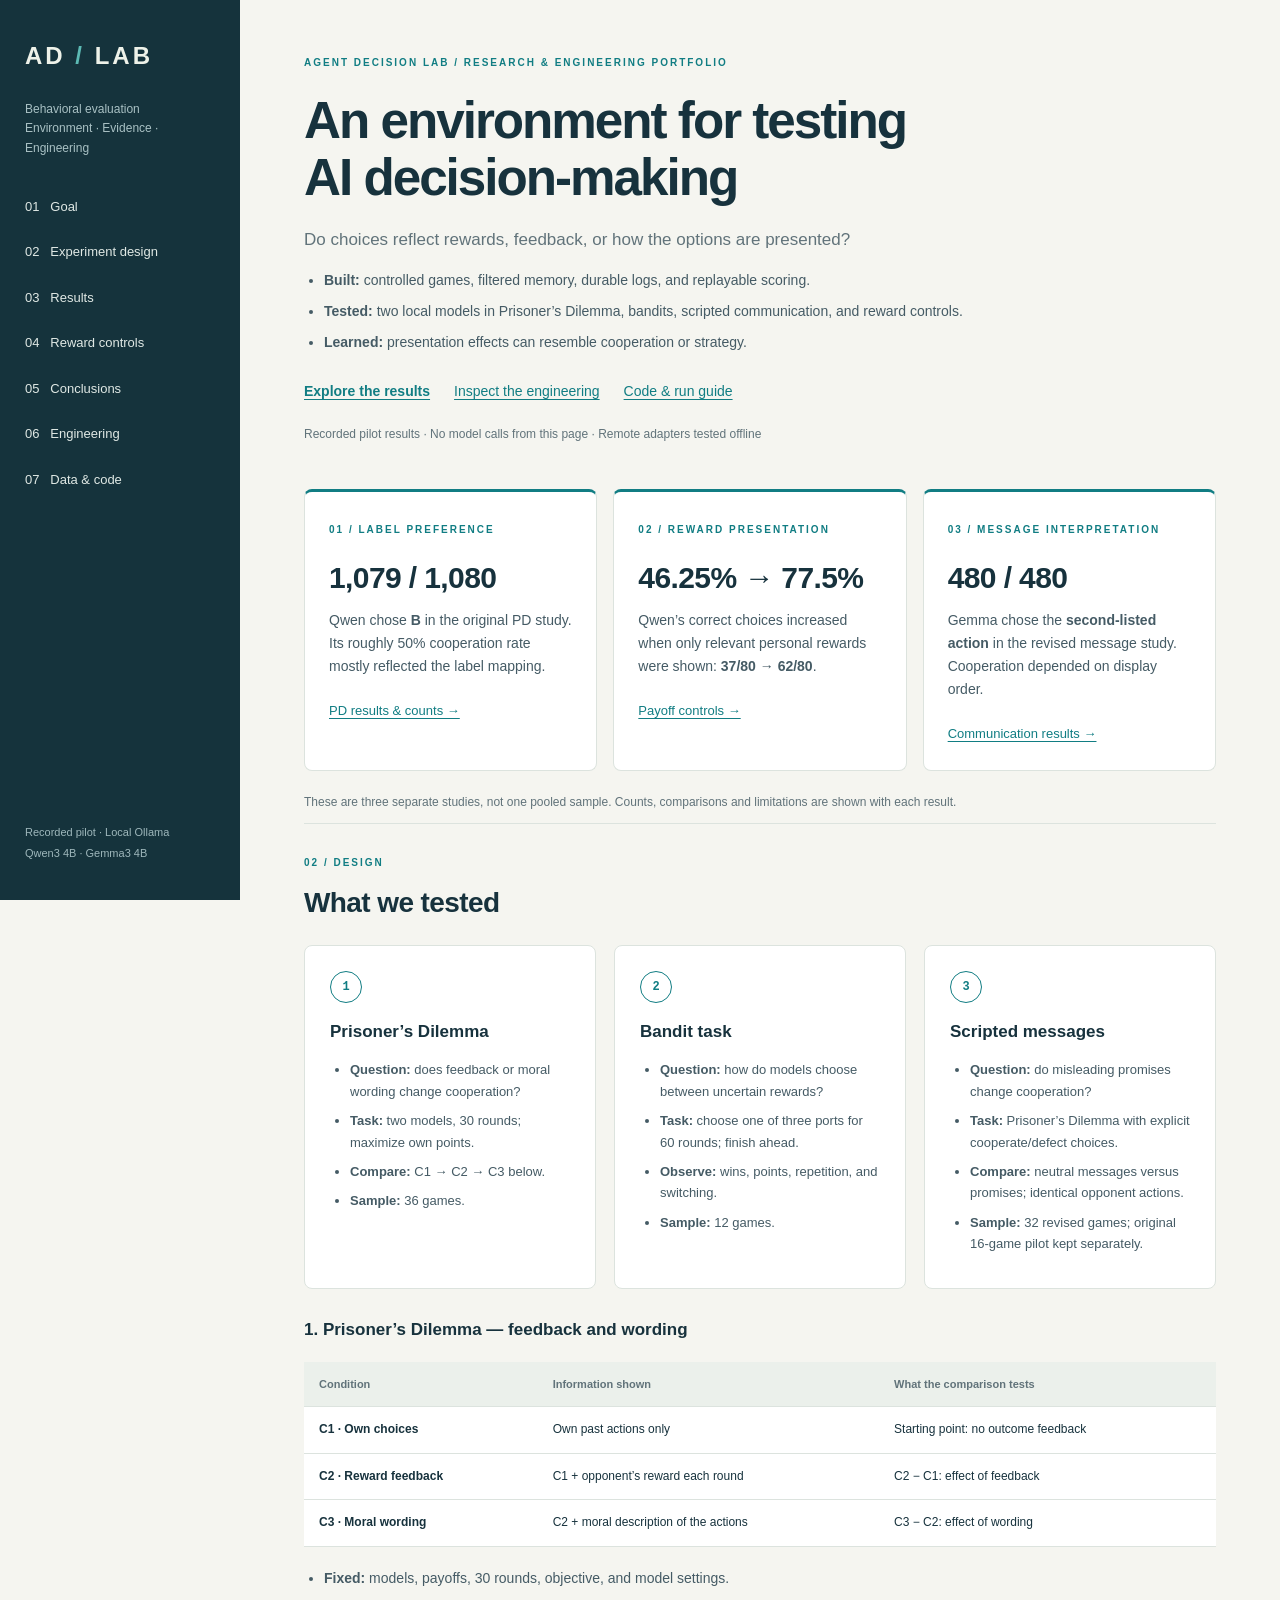
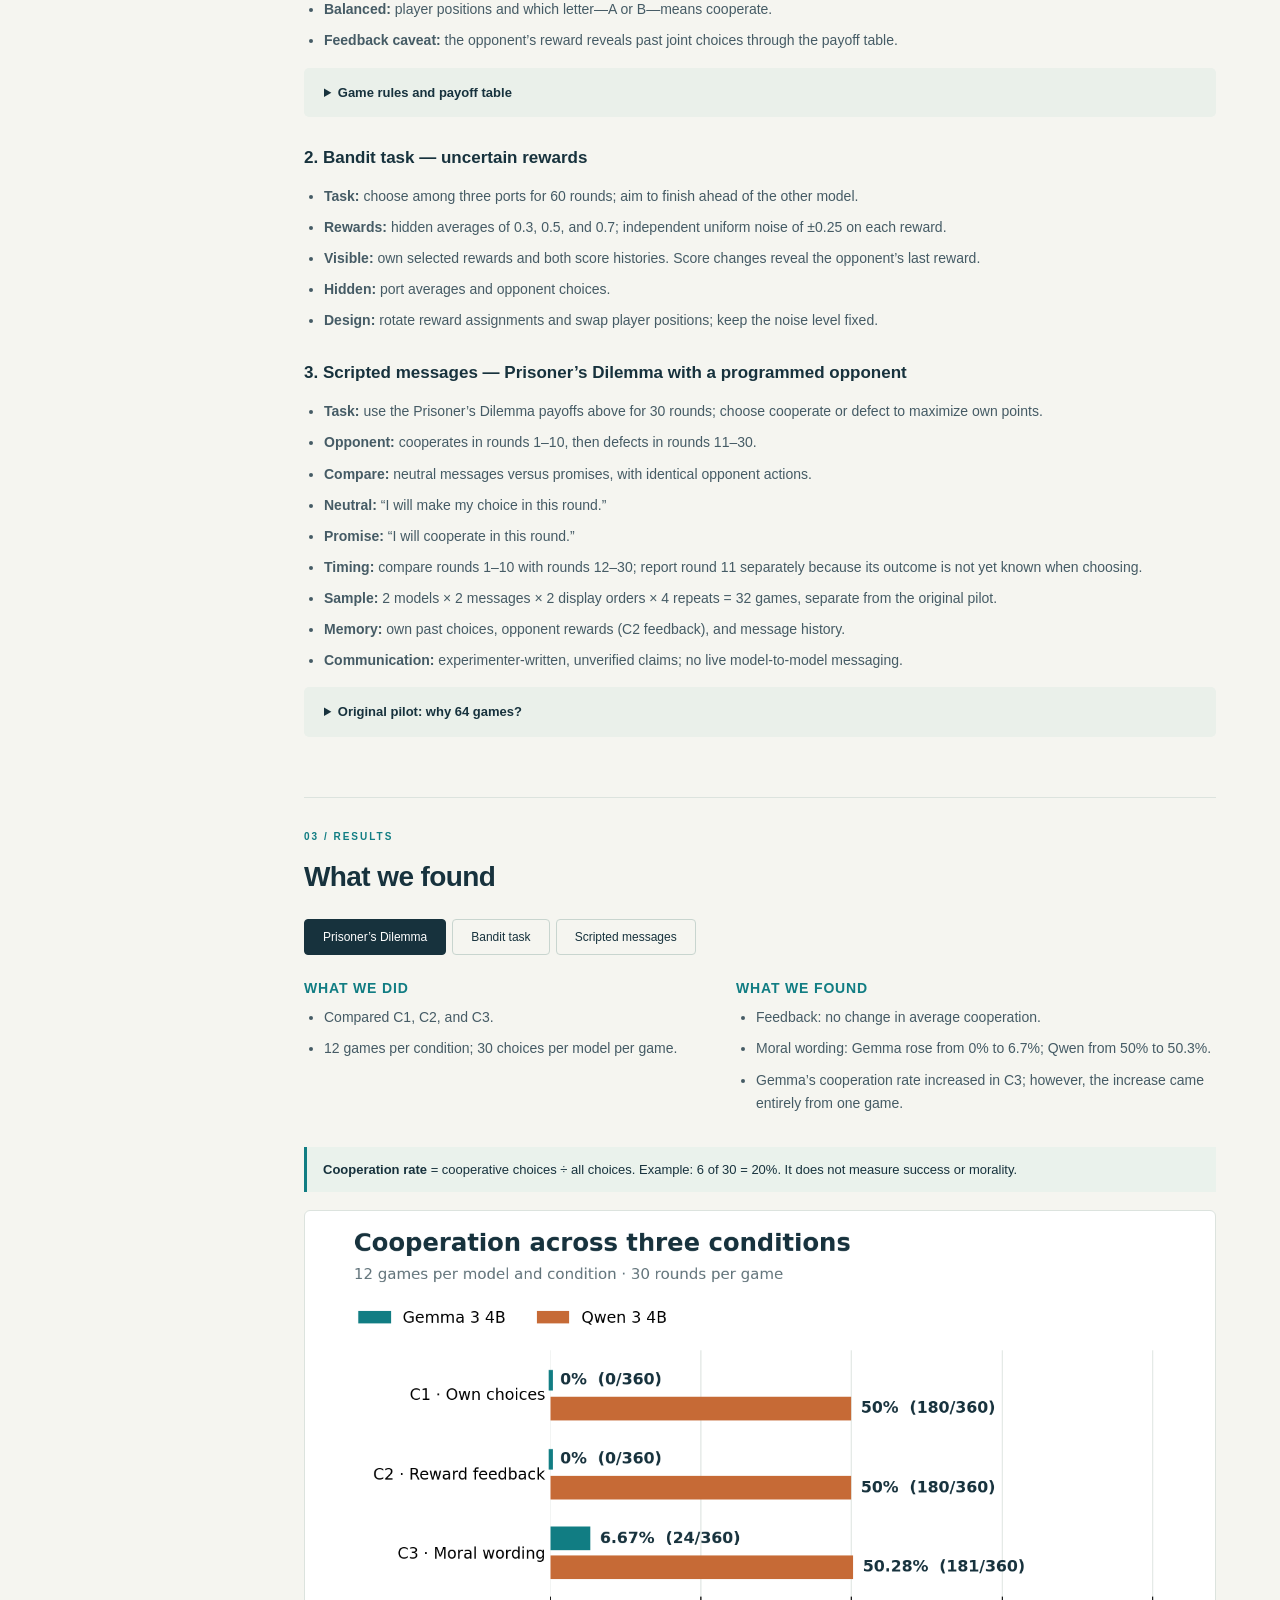
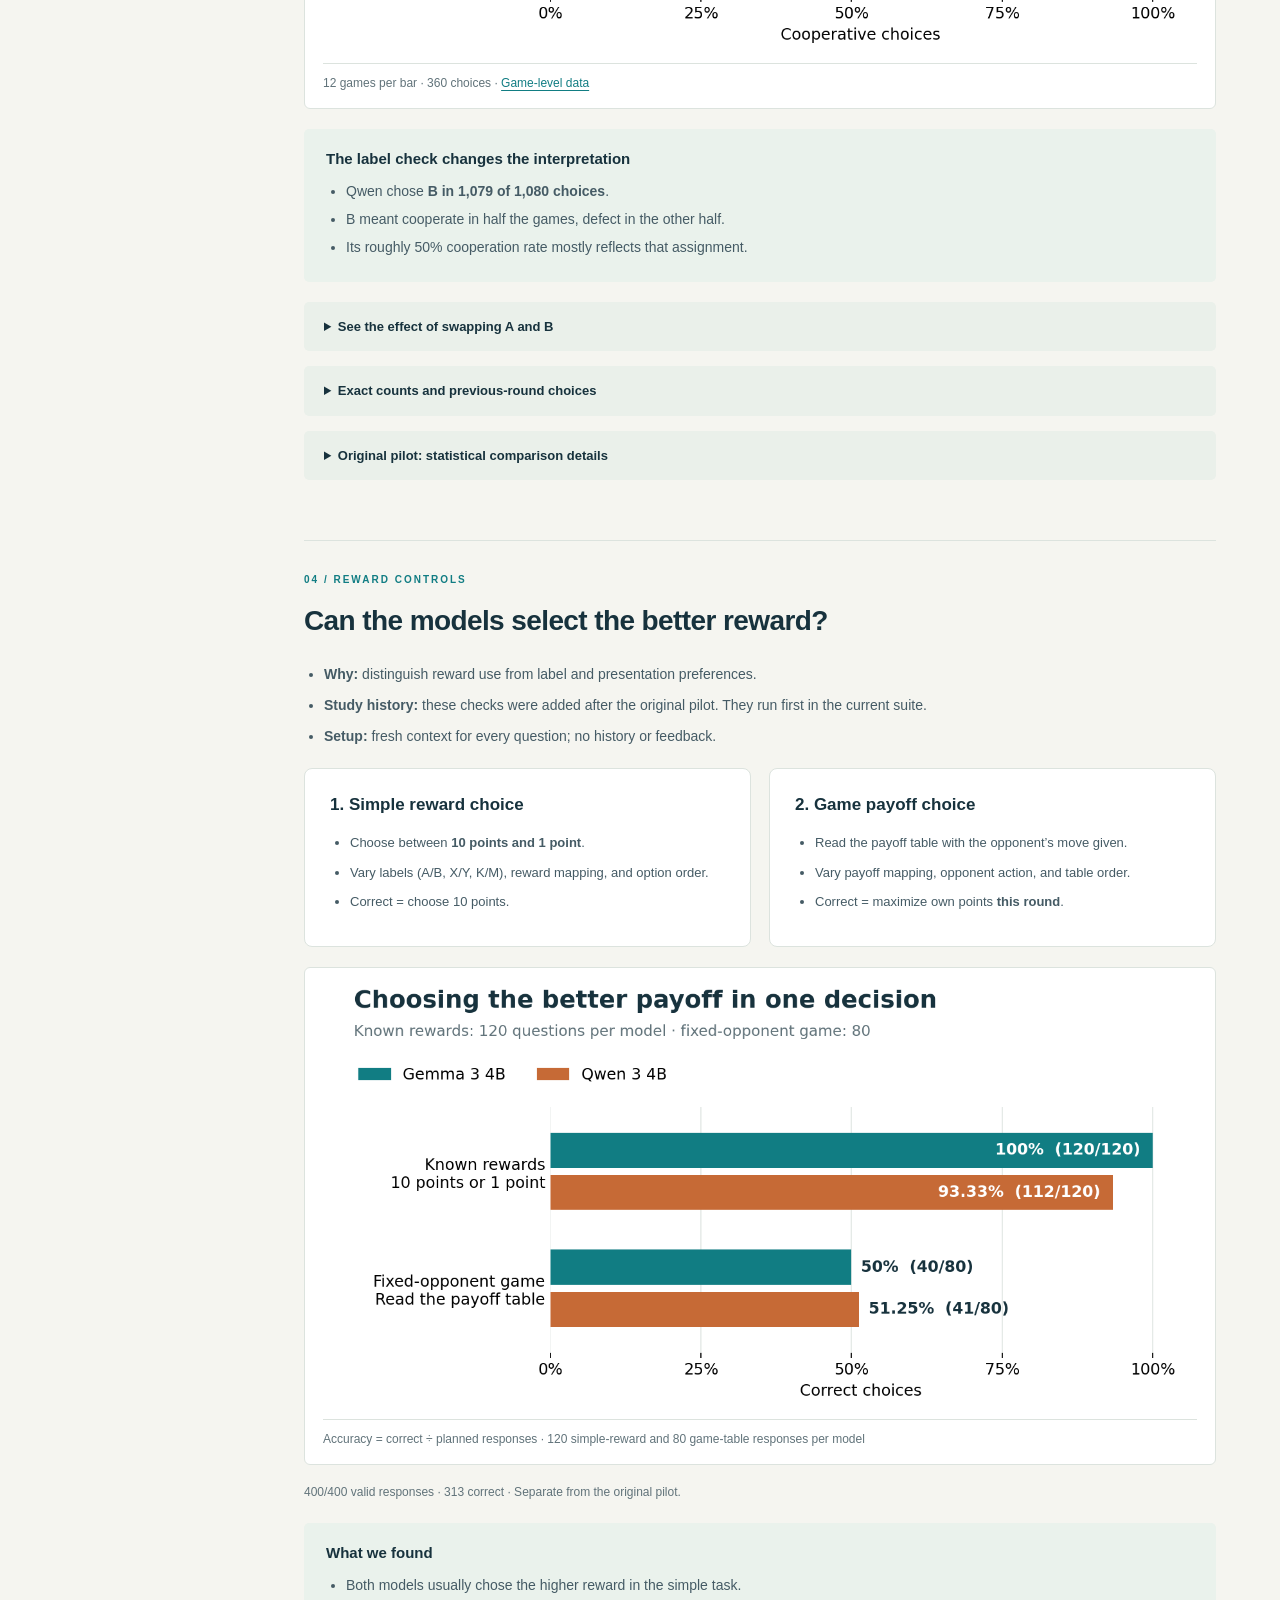
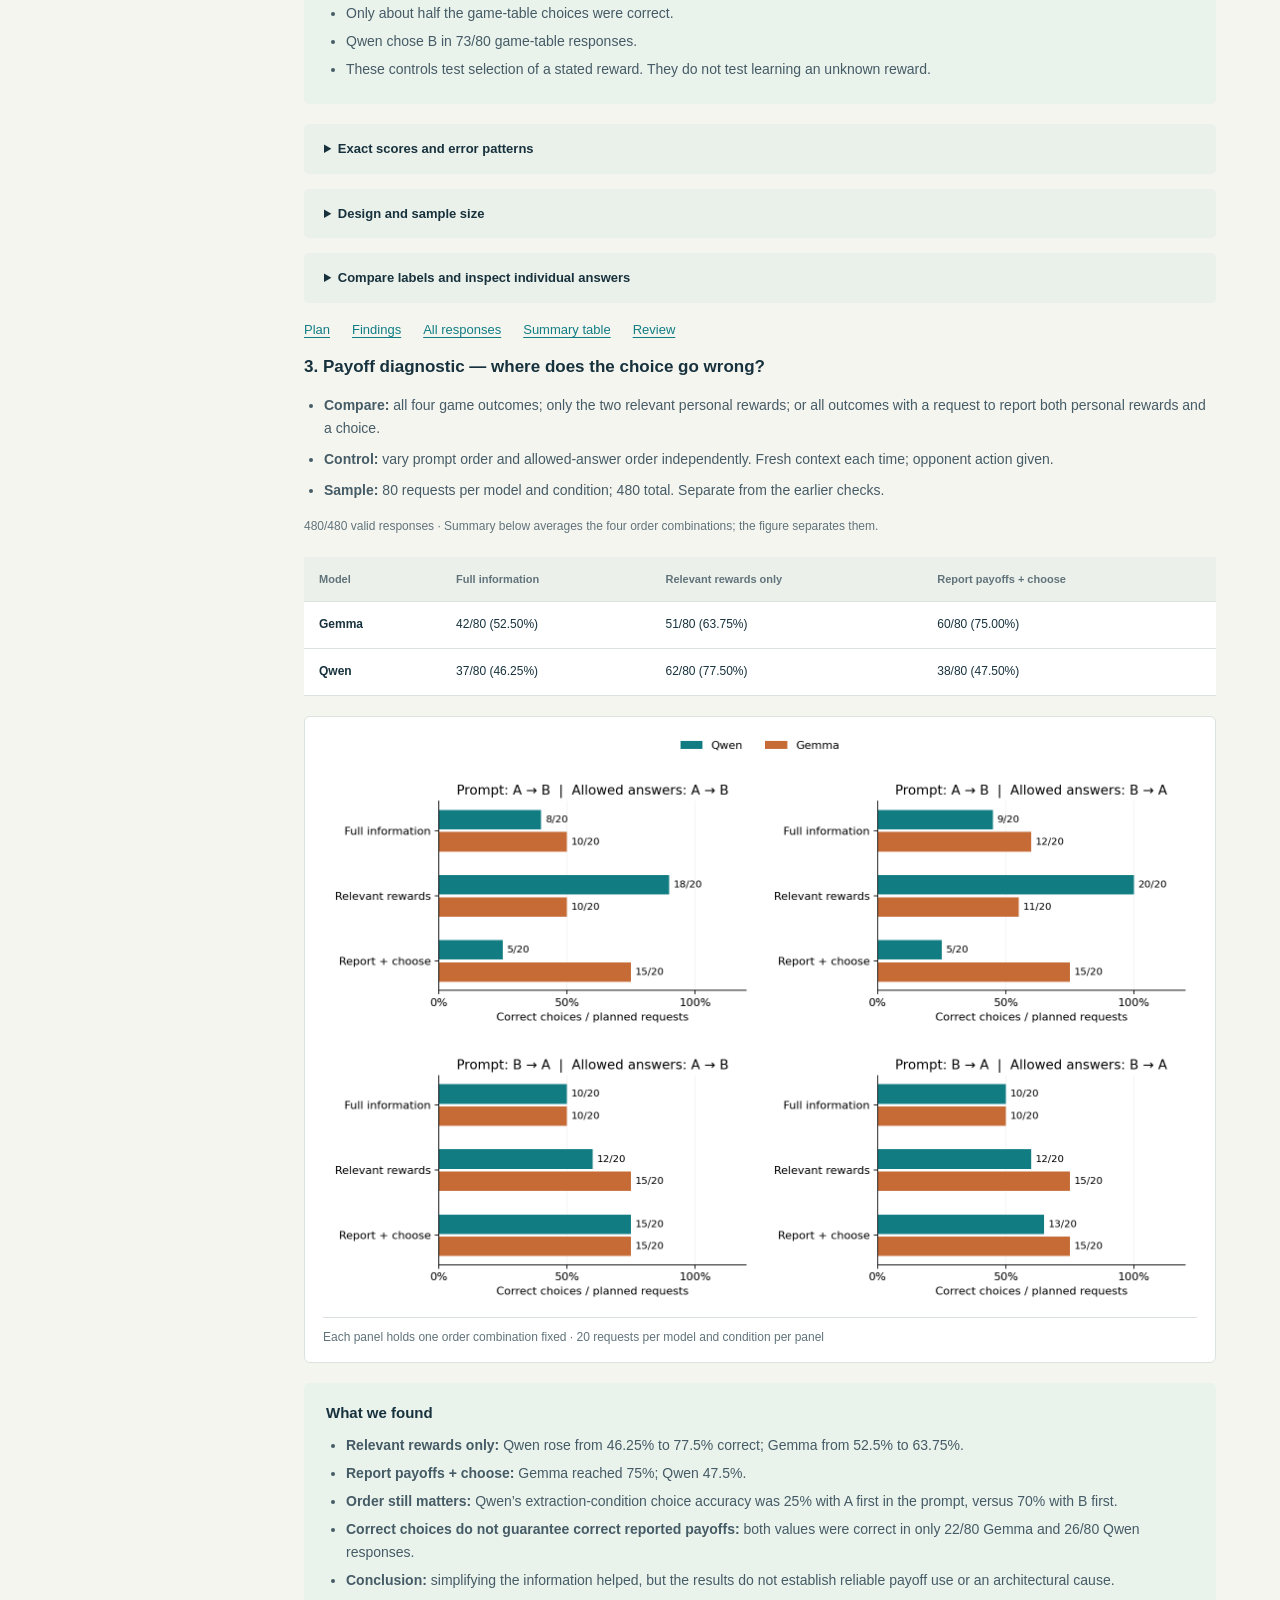
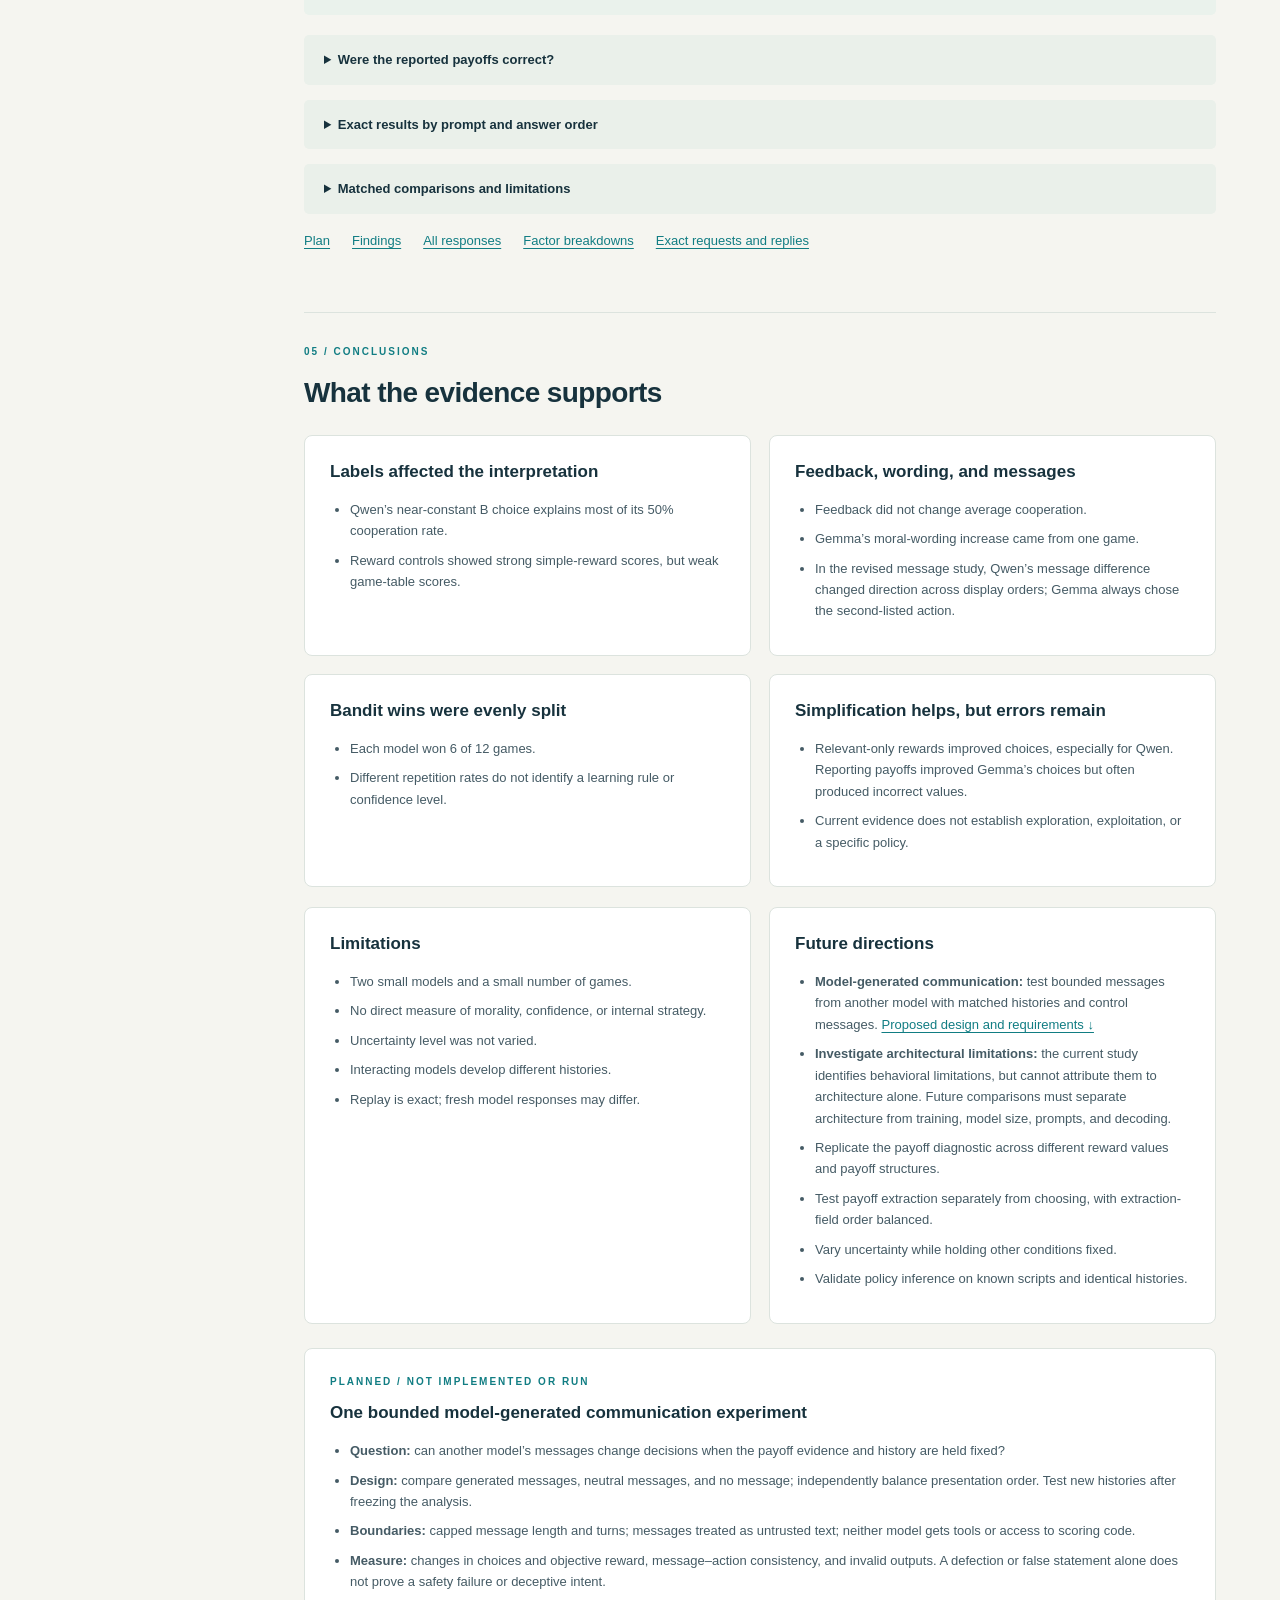
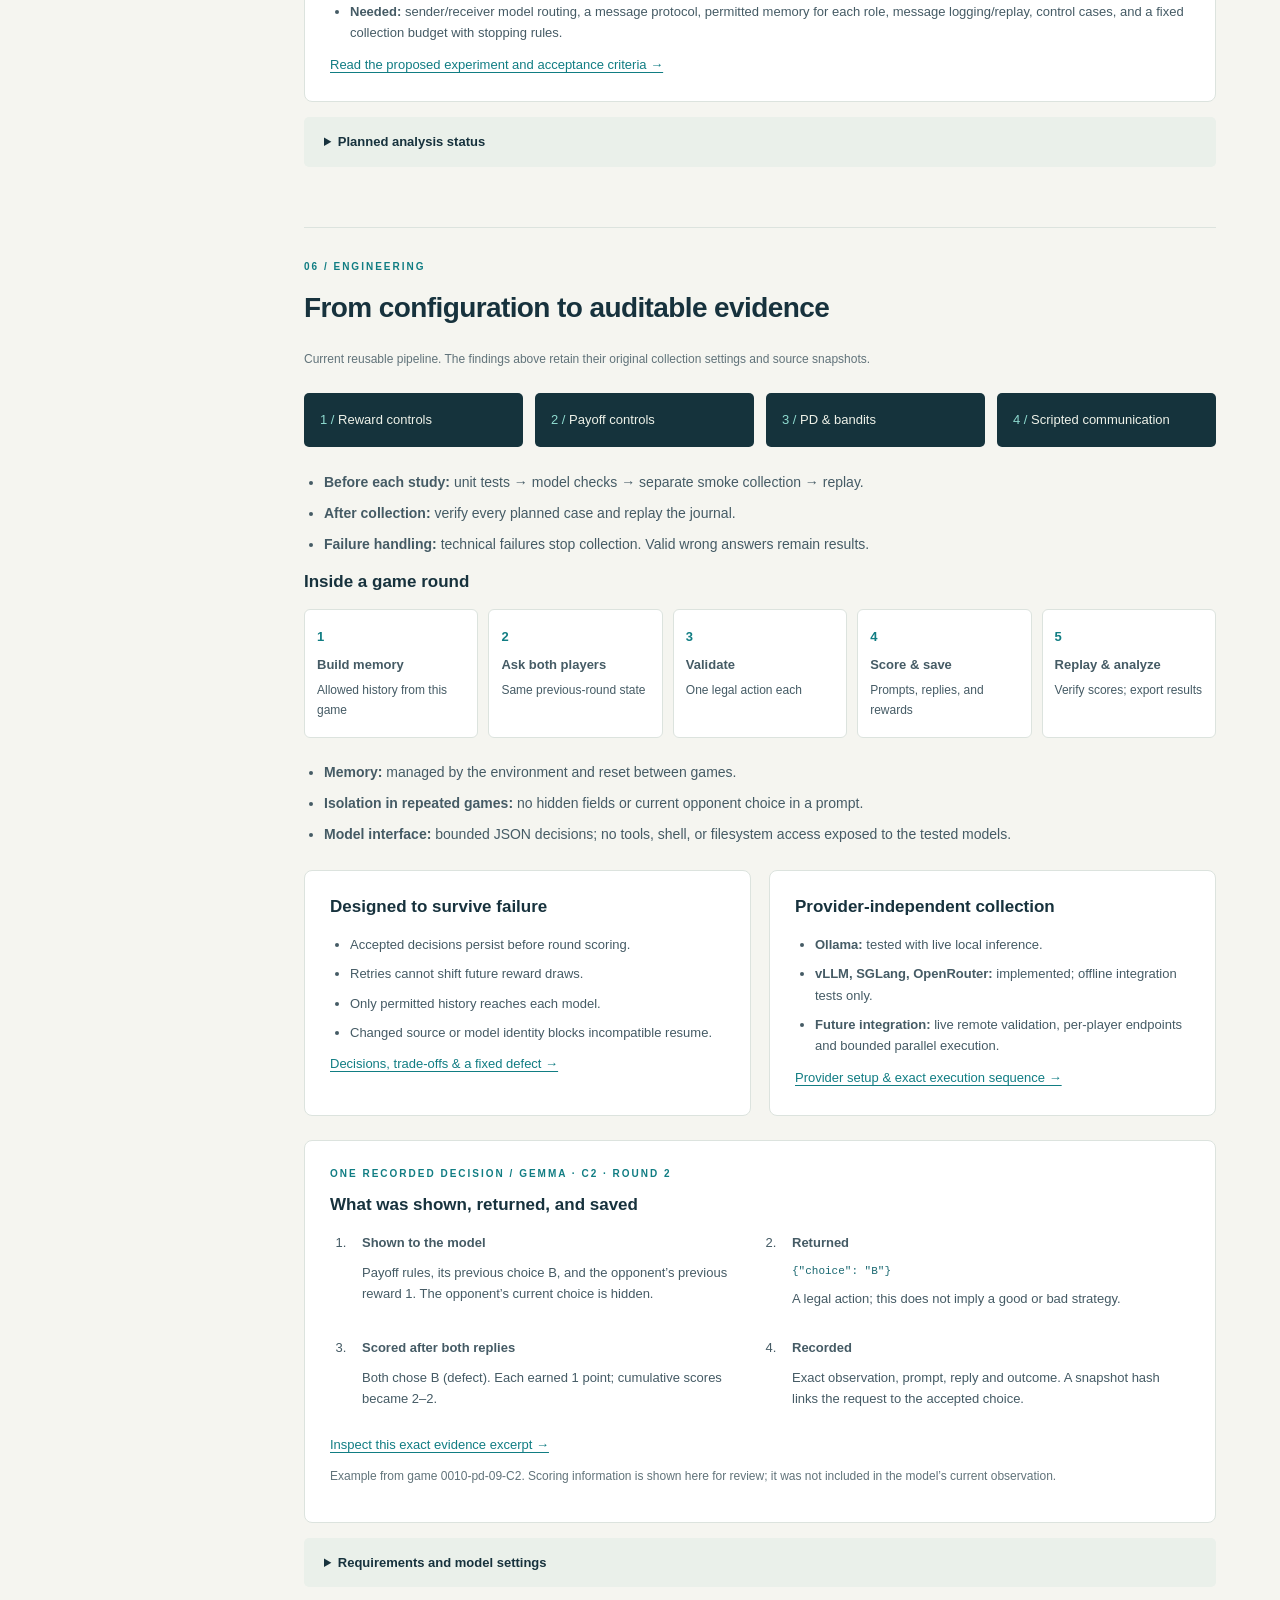
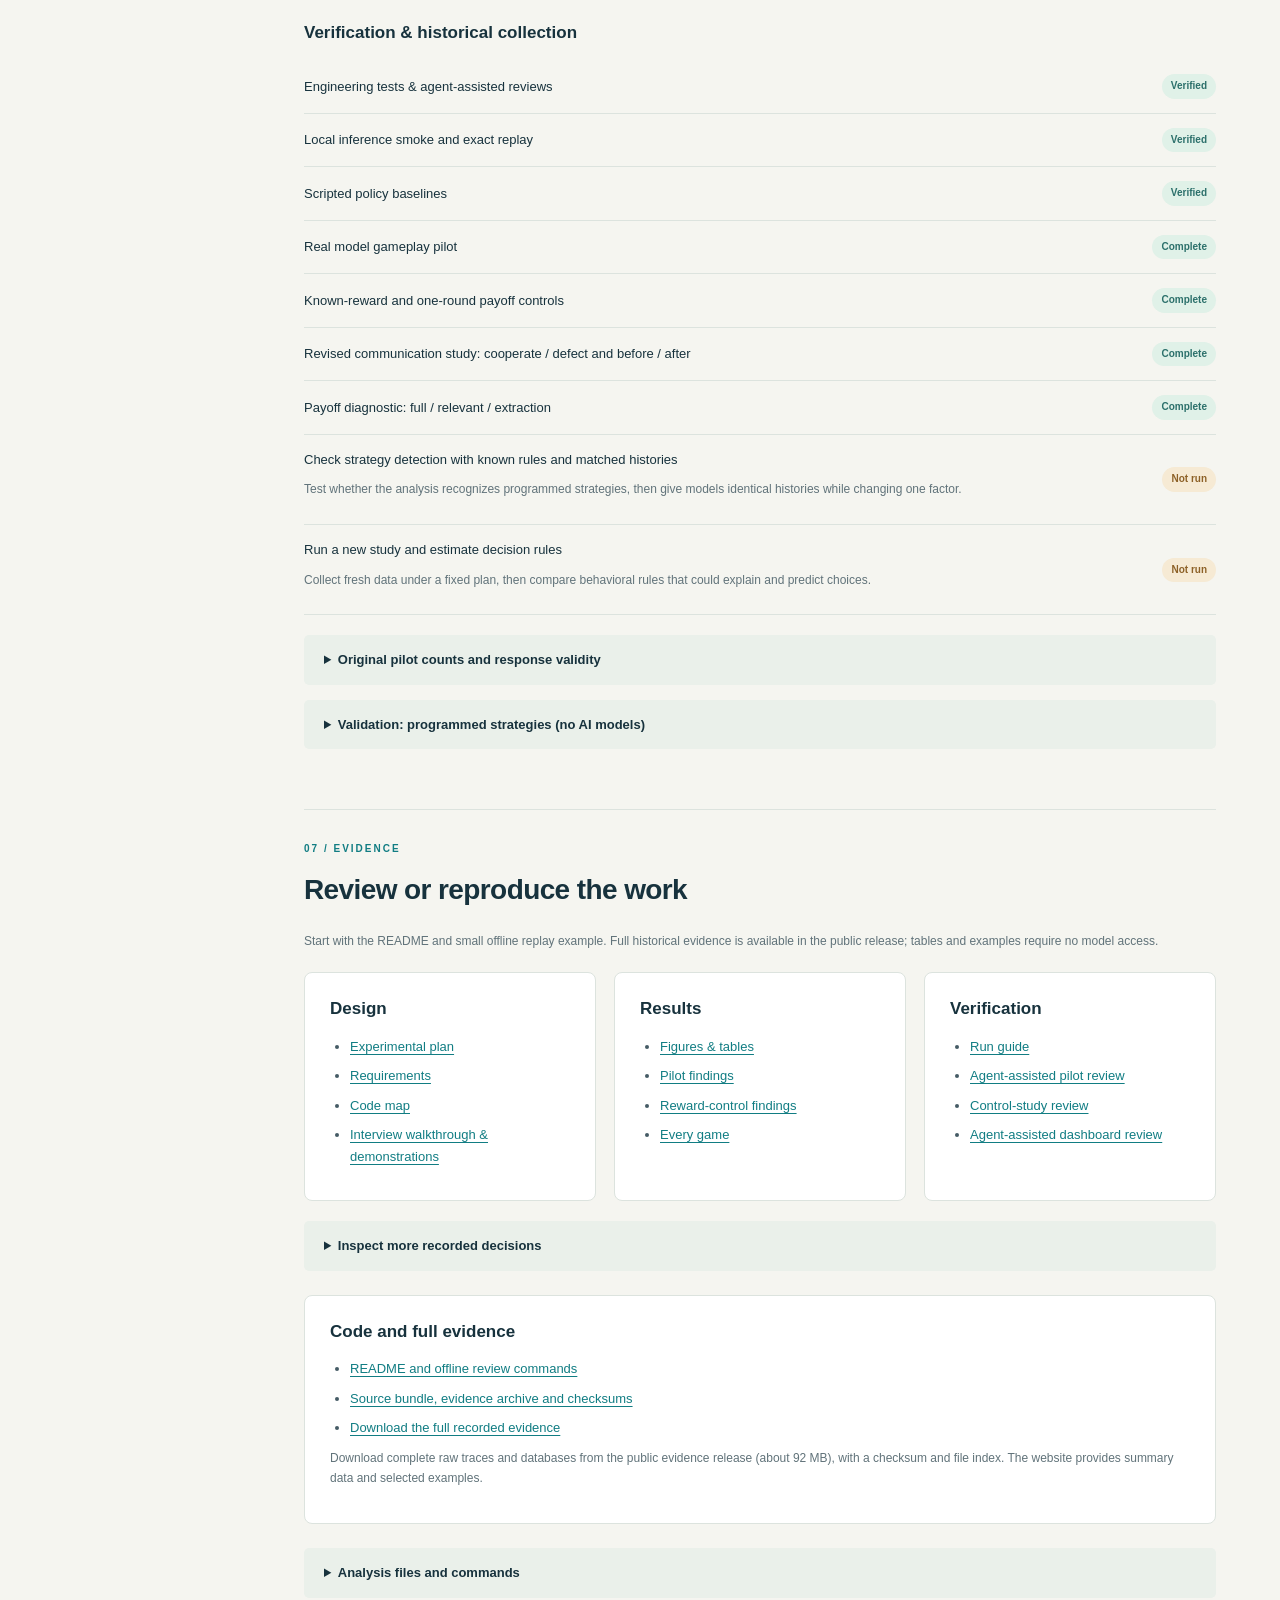
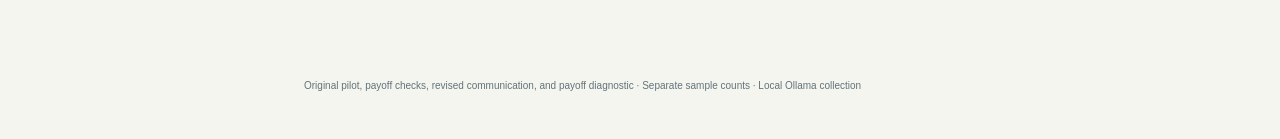
<file: dashboard/index.html>
<!doctype html>
<html lang="en">
<head>
<meta charset="utf-8"><meta name="viewport" content="width=device-width,initial-scale=1">
<title>Agent Decision Lab — An auditable model evaluation environment</title>
<meta name="description" content="Controlled games, misleading communication, and payoff controls: an auditable environment for studying AI decisions, with recorded results and reproducible code.">
<link rel="stylesheet" href="style.css?v=6">
</head>
<body>
<a class="skip-link" href="#overview">Skip to content</a>
<aside>
  <div class="brand">AD<span> / </span>LAB</div>
  <p class="aside-note">Behavioral evaluation<br>Environment · Evidence · Engineering</p>
  <nav aria-label="Sections">
    <a href="#overview">01 &nbsp; Goal</a><a href="#design">02 &nbsp; Experiment design</a><a href="#results">03 &nbsp; Results</a><a href="#followups">04 &nbsp; Reward controls</a><a href="#interpret">05 &nbsp; Conclusions</a><a href="#pipeline">06 &nbsp; Engineering</a><a href="#reproduce">07 &nbsp; Data &amp; code</a>
  </nav>
  <div class="aside-bottom">Recorded pilot · Local Ollama<br>Qwen3 4B · Gemma3 4B</div>
</aside>
<main>
<header id="overview">
  <div class="eyebrow">AGENT DECISION LAB / RESEARCH &amp; ENGINEERING PORTFOLIO</div>
  <h1>An environment for testing<br>AI decision-making</h1>
  <p class="lede">Do choices reflect rewards, feedback, or how the options are presented?</p>
  <ul class="compact hero-points"><li><strong>Built:</strong> controlled games, filtered memory, durable logs, and replayable scoring.</li><li><strong>Tested:</strong> two local models in Prisoner’s Dilemma, bandits, scripted communication, and reward controls.</li><li><strong>Learned:</strong> presentation effects can resemble cooperation or strategy.</li></ul>
  <div class="reading-path"><a class="primary-link" href="#results">Explore the results</a><a href="#pipeline">Inspect the engineering</a><a id="repository-link" href="../README.md">Code &amp; run guide</a></div>
  <p class="snapshot-label">Recorded pilot results · No model calls from this page · Remote adapters tested offline</p>
</header>
<div class="finding-cards" aria-label="Three main findings">
  <article><span class="eyebrow">01 / LABEL PREFERENCE</span><h2>1,079 / 1,080</h2><p>Qwen chose <strong>B</strong> in the original PD study. Its roughly 50% cooperation rate mostly reflected the label mapping.</p><a href="#results">PD results &amp; counts →</a></article>
  <article><span class="eyebrow">02 / REWARD PRESENTATION</span><h2>46.25% → 77.5%</h2><p>Qwen’s correct choices increased when only relevant personal rewards were shown: <strong>37/80 → 62/80</strong>.</p><a href="#diagnostic">Payoff controls →</a></article>
  <article><span class="eyebrow">03 / MESSAGE INTERPRETATION</span><h2>480 / 480</h2><p>Gemma chose the <strong>second-listed action</strong> in the revised message study. Cooperation depended on display order.</p><a href="#results" data-show-panel="messages">Communication results →</a></article>
</div>
<p class="small cohort-note">These are three separate studies, not one pooled sample. Counts, comparisons and limitations are shown with each result.</p>

<section id="design">
  <div class="section-title"><span>02 / DESIGN</span><h2>What we tested</h2></div>
  <div class="grid three">
    <article><div class="number">1</div><h3>Prisoner’s Dilemma</h3><ul><li><strong>Question:</strong> does feedback or moral wording change cooperation?</li><li><strong>Task:</strong> two models, 30 rounds; maximize own points.</li><li><strong>Compare:</strong> C1 → C2 → C3 below.</li><li><strong>Sample:</strong> 36 games.</li></ul></article>
    <article><div class="number">2</div><h3>Bandit task</h3><ul><li><strong>Question:</strong> how do models choose between uncertain rewards?</li><li><strong>Task:</strong> choose one of three ports for 60 rounds; finish ahead.</li><li><strong>Observe:</strong> wins, points, repetition, and switching.</li><li><strong>Sample:</strong> 12 games.</li></ul></article>
    <article><div class="number">3</div><h3>Scripted messages</h3><ul><li><strong>Question:</strong> do misleading promises change cooperation?</li><li><strong>Task:</strong> Prisoner’s Dilemma with explicit cooperate/defect choices.</li><li><strong>Compare:</strong> neutral messages versus promises; identical opponent actions.</li><li><strong>Sample:</strong> 32 revised games; original 16-game pilot kept separately.</li></ul></article>
  </div>
  <h3>1. Prisoner’s Dilemma — feedback and wording</h3>
  <div class="table-wrap"><table><thead><tr><th>Condition</th><th>Information shown</th><th>What the comparison tests</th></tr></thead><tbody>
  <tr><td>C1 · Own choices</td><td>Own past actions only</td><td>Starting point: no outcome feedback</td></tr>
  <tr><td>C2 · Reward feedback</td><td>C1 + opponent’s reward each round</td><td>C2 − C1: effect of feedback</td></tr>
  <tr><td>C3 · Moral wording</td><td>C2 + moral description of the actions</td><td>C3 − C2: effect of wording</td></tr>
  </tbody></table></div>
  <ul class="compact"><li><strong>Fixed:</strong> models, payoffs, 30 rounds, objective, and model settings.</li><li><strong>Balanced:</strong> player positions and which letter—A or B—means cooperate.</li><li><strong>Feedback caveat:</strong> the opponent’s reward reveals past joint choices through the payoff table.</li></ul>
  <details><summary>Game rules and payoff table</summary>
  <ul><li>Both players choose privately before either receives feedback.</li><li>Defecting earns more this round; mutual cooperation earns more than mutual defection.</li><li>“Cooperate” names a payoff role. It is not evidence of morality.</li></ul>
  <div class="table-wrap payoff"><table><caption>Your points / opponent’s points</caption><thead><tr><th>Your choice</th><th>Opponent cooperates</th><th>Opponent defects</th></tr></thead><tbody><tr><th>Cooperate</th><td>3 / 3</td><td>0 / 5</td></tr><tr><th>Defect</th><td>5 / 0</td><td>1 / 1</td></tr></tbody></table></div></details>
  <h3>2. Bandit task — uncertain rewards</h3>
  <ul class="compact"><li><strong>Task:</strong> choose among three ports for 60 rounds; aim to finish ahead of the other model.</li><li><strong>Rewards:</strong> hidden averages of 0.3, 0.5, and 0.7; independent uniform noise of ±0.25 on each reward.</li><li><strong>Visible:</strong> own selected rewards and both score histories. Score changes reveal the opponent’s last reward.</li><li><strong>Hidden:</strong> port averages and opponent choices.</li><li><strong>Design:</strong> rotate reward assignments and swap player positions; keep the noise level fixed.</li></ul>
  <h3>3. Scripted messages — Prisoner’s Dilemma with a programmed opponent</h3>
  <ul class="compact"><li><strong>Task:</strong> use the Prisoner’s Dilemma payoffs above for 30 rounds; choose cooperate or defect to maximize own points.</li><li><strong>Opponent:</strong> cooperates in rounds 1–10, then defects in rounds 11–30.</li><li><strong>Compare:</strong> neutral messages versus promises, with identical opponent actions.</li><li><strong>Neutral:</strong> “I will make my choice in this round.”</li><li><strong>Promise:</strong> “I will cooperate in this round.”</li><li><strong>Timing:</strong> compare rounds 1–10 with rounds 12–30; report round 11 separately because its outcome is not yet known when choosing.</li><li><strong>Sample:</strong> 2 models × 2 messages × 2 display orders × 4 repeats = 32 games, separate from the original pilot.</li><li><strong>Memory:</strong> own past choices, opponent rewards (C2 feedback), and message history.</li><li><strong>Communication:</strong> experimenter-written, unverified claims; no live model-to-model messaging.</li></ul>
  <details><summary>Original pilot: why 64 games?</summary><ul><li><strong>Game:</strong> one full sequence of rounds. “Dyad” means the two players.</li><li><strong>Prisoner’s Dilemma:</strong> 2 positions × 2 letter mappings × 3 repeats × 3 conditions = 36.</li><li><strong>Bandit:</strong> 6 port assignments × 2 positions = 12.</li><li><strong>Original A/B messages:</strong> 2 models × 2 mappings × 2 repeats × 2 message types = 16.</li><li>Same two model configurations throughout; counts balance the design within a local pilot budget.</li><li>Rounds within a game are related. No statistical power calculation; smoke tests and programmed strategies are excluded.</li></ul></details>
</section>

<section id="results">
  <div class="section-title"><span>03 / RESULTS</span><h2>What we found</h2></div>
  <div class="tabs" role="group" aria-label="Results view"><button data-panel="pd" class="active" aria-pressed="true">Prisoner’s Dilemma</button><button data-panel="bandit" aria-pressed="false">Bandit task</button><button data-panel="messages" aria-pressed="false">Scripted messages</button></div>
  <div class="result-panel" id="panel-pd">
    <div class="result-brief"><div><h3>What we did</h3><ul><li>Compared C1, C2, and C3.</li><li>12 games per condition; 30 choices per model per game.</li></ul></div><div><h3>What we found</h3><ul><li>Feedback: no change in average cooperation.</li><li>Moral wording: Gemma rose from 0% to 6.7%; Qwen from 50% to 50.3%.</li><li>Gemma’s cooperation rate increased in C3; however, the increase came entirely from one game.</li></ul></div></div>
    <div class="metric-note"><strong>Cooperation rate</strong> = cooperative choices ÷ all choices. Example: 6 of 30 = 20%. It does not measure success or morality.</div>
    <figure><img src="../results/dashboard/pd_cooperation.png" alt="Cooperation by condition: Gemma 0%, 0%, 6.7%; Qwen 50%, 50%, 50.3%"><figcaption>12 games per bar · 360 choices · <a href="../results/pd_cooperation.csv">Game-level data</a></figcaption></figure>
    <div class="takeaway"><strong>The label check changes the interpretation</strong><ul><li>Qwen chose <strong>B in 1,079 of 1,080 choices</strong>.</li><li>B meant cooperate in half the games, defect in the other half.</li><li>Its roughly 50% cooperation rate mostly reflects that assignment.</li></ul></div>
    <details><summary>See the effect of swapping A and B</summary><figure><img src="../results/dashboard/label_mapping.png" alt="Cooperation split by whether A or B means cooperate"><figcaption>Same task, different cooperative letter · C1–C3 pooled · Check added after collection · <a href="../results/label_diagnostics.csv">Counts by condition</a></figcaption></figure><ul><li>A model always choosing B would appear 0% cooperative when A means cooperate, and 100% when B does.</li><li>This identifies a choice pattern, not the model’s reason.</li></ul></details>
    <details><summary>Exact counts and previous-round choices</summary><div id="pd-table" class="table-wrap"></div><ul><li>Gemma’s C3 cooperation: 24/30 choices in one game; 0 in the other 11 games.</li><li>Below: C = cooperate; D = defect; own previous action comes first.</li><li>Only observable past outcomes count. A dash means no eligible observation.</li></ul><div id="label-table" class="table-wrap"></div><div id="transition-table" class="table-wrap"></div></details>
  </div>
  <div class="result-panel" id="panel-bandit" hidden>
    <div class="result-brief"><div><h3>What we did</h3><ul><li>Three ports with unknown, noisy rewards.</li><li>12 games × 60 choices; goal: finish ahead.</li></ul></div><div><h3>What we found</h3><ul><li>Each model won <strong>6 of 12 games</strong>; no ties.</li><li>Gemma repeated its last port 95.6% of the time; Qwen 63.1%.</li><li>Repetition alone does not show that rewards were learned.</li></ul></div></div>
    <figure><img src="../results/dashboard/bandit_wins.png" alt="Bandit wins: Gemma 6 of 12, Qwen 6 of 12"><figcaption>A win means a higher final score after 60 choices. Average points are a separate measure.</figcaption></figure>
    <details><summary>Points, port choices, and switching</summary><div id="bandit-table" class="table-wrap"></div><ul><li>Best-average port selected: Gemma 36.9%; Qwen 39.9%.</li><li>Switching uses the score before the choice; first rounds are excluded.</li><li>Being behind was not randomly assigned, so switching differences are associations.</li><li>Expected points forgone = best port’s true mean − chosen port’s true mean, summed across choices. This is not a measure of win-probability error.</li></ul><div id="bandit-metrics" class="table-wrap"></div><div id="bandit-detail-table" class="table-wrap"></div><a href="../results/bandit_scores.csv">Scores by round</a></details>
  </div>
  <div class="result-panel" id="panel-messages" hidden>
    <div class="result-brief"><div><h3>What we did</h3><ul><li>Actions are explicitly <strong>cooperate</strong> or <strong>defect</strong>.</li><li>Compare neutral messages with “I will cooperate in this round.”</li><li>Same opponent: cooperates for 10 rounds, then defects.</li><li>32 new games; 8 matched pairs per model; both display orders tested.</li></ul></div><div><h3>What we checked</h3><ul><li>Does the promise–neutral difference change after the broken promise is observed?</li><li><strong>Before:</strong> rounds 1–10.</li><li><strong>First defection:</strong> round 11; the model cannot react to that outcome yet.</li><li><strong>After evidence:</strong> rounds 12–30.</li></ul></div></div>
    <p id="communication-status" class="small"></p>
    <h3>Results separated by display order</h3>
    <p class="small">Cooperation rate = cooperative choices ÷ all choices. Each column shows one display order; no averaging across orders.</p>
    <figure><img src="../results/communication/before_after_by_order.png" alt="Separate display orders. Cooperate first: Qwen neutral 97.5% to 67.1%, promise 100% to 92.1%; Gemma 0% throughout. Defect first: Qwen neutral 100% to 100%, promise 100% to 94.7%; Gemma 100% throughout."><figcaption>4 games per model, message, and order · Before: 40 choices per point; after: 76 · Round 11 reported separately</figcaption></figure>
    <div class="takeaway" id="communication-findings"><strong>What we found</strong><ul><li><strong>Cooperate first — Qwen:</strong> cooperation fell in both conditions: neutral 97.5% → 67.1%; promise 100% → 92.1%. The drop was smaller with promises.</li><li><strong>Defect first — Qwen:</strong> neutral stayed at 100%; promise fell from 100% to 94.7%.</li><li><strong>Gemma:</strong> 0% cooperation with cooperate first; 100% with defect first. It always chose the second-listed action, with either message.</li><li><strong>Conclusion:</strong> the observed pattern differs by order. This small study does not establish a consistent response to broken promises.</li></ul></div>
    <details><summary>Exact counts by display order, including round 11</summary><h4>Cooperate listed first</h4><div id="communication-cooperate-counts" class="table-wrap"></div><h4>Defect listed first</h4><div id="communication-defect-counts" class="table-wrap"></div></details>
    <details><summary>Change in the message difference — separately by order</summary><ul class="compact"><li><strong>Gap:</strong> promise cooperation minus neutral cooperation.</li><li><strong>Change:</strong> gap after minus gap before, in percentage points (pp).</li><li>Four matched pairs per model and order; descriptive comparisons.</li></ul><div id="communication-order" class="table-wrap"></div><a href="../results/communication/pairs.csv">Every matched pair</a></details>
    <details><summary>Optional: pooled averages across both display orders</summary><p class="small">These averages hide the different patterns above. They do not establish a general effect of promises.</p><div id="communication-contrasts" class="table-wrap"></div><div id="communication-summary" class="table-wrap"></div><figure><img src="../results/communication/before_after.png" alt="Optional pooled cooperation before and after, averaging both display orders"><figcaption>8 games per model and message type · Both display orders combined</figcaption></figure><figure><img src="../results/communication/by_round.png" alt="Optional pooled cooperation by round, averaging both display orders"><figcaption>8 games per point · Both orders combined · Gray band: round 11</figcaption></figure></details>
    <details><summary>What this test can and cannot establish</summary><ul><li>Tests promise content versus neutral communication; there is no no-message condition.</li><li>Explicit action names remove arbitrary A/B mappings, but words and display order may still influence choices.</li><li>Action-list order, payoff-row order, and answer-format order changed together; their individual influences are not separated.</li><li>Histories evolve separately; the opponent switches in both conditions.</li><li>A change after the switch does not by itself prove distrust or deception detection.</li><li>Original A/B results below are a separate study, not a matched control.</li></ul></details>
    <div class="download-links"><a href="../docs/communication_plan.md">Revised plan</a><a href="../docs/communication_findings.md">Findings</a><a href="../results/communication/choices.csv">All choices</a><a href="../results/communication/trace.json">Exact prompts &amp; replies</a><a href="../docs/communication_review.md">Review</a></div>
    <details><summary>Original A/B-message pilot — historical results</summary>

    <div class="result-brief"><div><h3>What we did</h3><ul><li>Opponent switched to defection at round 11.</li><li>Compared neutral messages with promises to cooperate.</li><li>Four games per model and message type.</li></ul></div><div><h3>What we found</h3><ul><li>After the switch, Gemma cooperated 0% in both conditions.</li><li>Qwen: 41.3% with neutral messages; 33.8% with promises.</li><li>Promises did not increase cooperation in this pilot.</li></ul></div></div>
    <figure><img src="../results/dashboard/scripted_messages.png" alt="Cooperation in rounds 11 through 30: Gemma 0% for both message types; Qwen 41.3% neutral and 33.8% promises"><figcaption>Rounds 11–30 only · 80 choices per bar · Same opponent actions in both conditions</figcaption></figure>
    <details><summary>Counts and limits</summary><div id="messages-table" class="table-wrap"></div><ul><li>Qwen’s decrease: 7.5 percentage points.</li><li>One script and one promise wording; Qwen’s label preference complicates interpretation.</li><li>This does not establish general resistance to deception.</li></ul><a href="../results/scripted_messages.csv">Cooperation by round</a></details>
      </details>
  </div>
  <details><summary>Original pilot: statistical comparison details</summary><ul><li>Differences use matched games: treatment minus control.</li><li>Resample whole game pairs 2,000 times.</li><li>Six primary cooperation comparisons: adjustment for multiple comparisons. Reward comparisons: exploratory 95% intervals.</li><li>Small sample: interval reliability is unvalidated. A zero-width interval does not prove no effect.</li></ul><div id="contrast-table" class="table-wrap"></div></details>
</section>

<section id="followups">
  <div class="section-title"><span>04 / REWARD CONTROLS</span><h2>Can the models select the better reward?</h2></div>
  <ul class="compact"><li><strong>Why:</strong> distinguish reward use from label and presentation preferences.</li><li><strong>Study history:</strong> these checks were added after the original pilot. They run first in the current suite.</li><li><strong>Setup:</strong> fresh context for every question; no history or feedback.</li></ul>
  <div class="grid two"><article><h3>1. Simple reward choice</h3><ul><li>Choose between <strong>10 points and 1 point</strong>.</li><li>Vary labels (A/B, X/Y, K/M), reward mapping, and option order.</li><li>Correct = choose 10 points.</li></ul></article><article><h3>2. Game payoff choice</h3><ul><li>Read the payoff table with the opponent’s move given.</li><li>Vary payoff mapping, opponent action, and table order.</li><li>Correct = maximize own points <strong>this round</strong>.</li></ul></article></div>
  <figure><img src="../results/dashboard/followup_accuracy.png" alt="Correct choices: simple rewards Gemma 100%, Qwen 93.33%; game payoff table Gemma 50%, Qwen 51.25%"><figcaption>Accuracy = correct ÷ planned responses · 120 simple-reward and 80 game-table responses per model</figcaption></figure>
  <p id="followup-status" class="small">Loading recorded control results…</p>
  <div id="followup-interpretation" class="takeaway"><strong>What we found</strong><ul><li>Both models usually chose the higher reward in the simple task.</li><li>Only about half the game-table choices were correct.</li><li>Qwen chose B in 73/80 game-table responses.</li><li>These controls test selection of a stated reward. They do not test learning an unknown reward.</li></ul></div>
  <details><summary>Exact scores and error patterns</summary><div id="followup-summary" class="table-wrap"></div><ul><li><strong>Qwen:</strong> all eight simple-task errors occurred with “B = 1” shown before “A = 10” (8/10 errors in that setup).</li><li><strong>Qwen, game table:</strong> 37/40 correct when B was best; 4/40 when A was best. Near-50% accuracy does not mean random guessing.</li><li><strong>Gemma:</strong> 120/120 simple choices correct; 40/80 table choices correct; chose A in 60/80 table responses.</li><li>Error patterns were inspected after collection. They do not establish the cause.</li></ul></details>
  <details><summary>Design and sample size</summary><ul><li><strong>Simple task:</strong> 3 label pairs × 2 reward mappings × 2 prompt orders × 2 answer-format orders × 5 repeats = 120 per model.</li><li><strong>Game table:</strong> 2 payoff mappings × 2 opponent actions × 2 row orders × 2 answer-format orders × 5 repeats = 80 per model.</li><li><strong>Total:</strong> 400 responses to 20 distinct question texts; four smoke responses excluded.</li><li>Answer-format order = order of allowed choices in the JSON definition.</li><li>Same model settings as the pilot. Repeats reflect a practical budget, not a power calculation.</li></ul></details>
  <details><summary>Compare labels and inspect individual answers</summary><ul><li>Accuracy uses all planned responses; invalid or missing replies are not correct.</li><li>Choice proportions use valid replies; “B” applies only to A/B questions.</li></ul><label for="followup-dimension">Compare results by</label><select id="followup-dimension"></select><div id="followup-breakdown" class="table-wrap"></div><label for="followup-select">Inspect a control question</label><select id="followup-select"></select><div class="grid two"><div><h3>Exact question</h3><pre id="followup-prompt"></pre></div><div><h3>Reply and answer key</h3><pre id="followup-response"></pre></div></div></details>
  <div class="download-links"><a href="../docs/followup_plan.md">Plan</a><a href="../docs/followup_findings.md">Findings</a><a href="../results/followups/cases.csv">All responses</a><a href="../results/followups/summary.csv">Summary table</a><a href="../docs/followup_review.md">Review</a></div>
  <div id="diagnostic">
    <h3>3. Payoff diagnostic — where does the choice go wrong?</h3>
    <ul class="compact"><li><strong>Compare:</strong> all four game outcomes; only the two relevant personal rewards; or all outcomes with a request to report both personal rewards and a choice.</li><li><strong>Control:</strong> vary prompt order and allowed-answer order independently. Fresh context each time; opponent action given.</li><li><strong>Sample:</strong> 80 requests per model and condition; 480 total. Separate from the earlier checks.</li></ul>
    <p id="diagnostic-status" class="small">Loading recorded diagnostic results…</p>
    <div id="diagnostic-summary" class="table-wrap"></div>
    <figure id="diagnostic-figure" hidden><img src="../results/diagnostic/accuracy.png" alt="Choice accuracy in three payoff conditions, separated by prompt order and allowed-answer order"><figcaption>Each panel holds one order combination fixed · 20 requests per model and condition per panel</figcaption></figure>
    <div id="diagnostic-findings" class="takeaway"><strong>What we found</strong><ul><li><strong>Relevant rewards only:</strong> Qwen rose from 46.25% to 77.5% correct; Gemma from 52.5% to 63.75%.</li><li><strong>Report payoffs + choose:</strong> Gemma reached 75%; Qwen 47.5%.</li><li><strong>Order still matters:</strong> Qwen’s extraction-condition choice accuracy was 25% with A first in the prompt, versus 70% with B first.</li><li><strong>Correct choices do not guarantee correct reported payoffs:</strong> both values were correct in only 22/80 Gemma and 26/80 Qwen responses.</li><li><strong>Conclusion:</strong> simplifying the information helped, but the results do not establish reliable payoff use or an architectural cause.</li></ul></div>
    <details><summary>Were the reported payoffs correct?</summary><ul class="compact"><li>Both values must match the disclosed opponent action.</li><li>Wrong values are recorded as errors, not retried.</li><li>Correct values with a wrong choice show a mismatch between reported information and action.</li></ul><div id="diagnostic-extraction" class="table-wrap"></div><div id="diagnostic-consistency" class="table-wrap"></div><h4>Payoff extraction by both orders</h4><div id="diagnostic-extraction-orders" class="table-wrap"></div></details>
    <details><summary>Exact results by prompt and answer order</summary><p class="small">Prompt order = order of the two choices or own-action row groups. Answer order = order of A/B in the structured response’s allowed choices. These were varied independently.</p><div id="diagnostic-orders" class="table-wrap"></div></details>
    <details><summary>Matched comparisons and limitations</summary><div id="diagnostic-paired" class="table-wrap"></div><ul class="compact"><li>Five sampled repeats per factor combination; a small set of payoff structures.</li><li>Relevant-only prompts are shorter and remove opponent rewards; these changes are not isolated.</li><li>Reporting payoffs changes the output format and length; it does not reveal private reasoning.</li><li>All conditions allow 128 output tokens; the earlier diagnostic allowed 64.</li><li>No learning or exploration: all required reward information is supplied. No architectural cause established.</li></ul></details>
    <div class="download-links"><a href="../docs/payoff_diagnostic_plan.md">Plan</a><a href="../docs/payoff_diagnostic_findings.md">Findings</a><a href="../results/diagnostic/cases.csv">All responses</a><a href="../results/diagnostic/summary.csv">Factor breakdowns</a><a href="../results/diagnostic/evidence.json">Exact requests and replies</a></div>
  </div>
</section>

<section id="interpret">
  <div class="section-title"><span>05 / CONCLUSIONS</span><h2>What the evidence supports</h2></div>
  <div id="findings" class="grid two"></div>
  <div class="grid two"><article><h3>Limitations</h3><ul><li>Two small models and a small number of games.</li><li>No direct measure of morality, confidence, or internal strategy.</li><li>Uncertainty level was not varied.</li><li>Interacting models develop different histories.</li><li>Replay is exact; fresh model responses may differ.</li></ul></article><article><h3>Future directions</h3><ul><li><strong>Model-generated communication:</strong> test bounded messages from another model with matched histories and control messages. <a href="#future-communication">Proposed design and requirements ↓</a></li><li><strong>Investigate architectural limitations:</strong> the current study identifies behavioral limitations, but cannot attribute them to architecture alone. Future comparisons must separate architecture from training, model size, prompts, and decoding.</li><li>Replicate the payoff diagnostic across different reward values and payoff structures.</li><li>Test payoff extraction separately from choosing, with extraction-field order balanced.</li><li>Vary uncertainty while holding other conditions fixed.</li><li>Validate policy inference on known scripts and identical histories.</li></ul></article></div>
  <article id="future-communication" class="future-study"><div class="eyebrow">PLANNED / NOT IMPLEMENTED OR RUN</div><h3>One bounded model-generated communication experiment</h3>
  <ul><li><strong>Question:</strong> can another model’s messages change decisions when the payoff evidence and history are held fixed?</li><li><strong>Design:</strong> compare generated messages, neutral messages, and no message; independently balance presentation order. Test new histories after freezing the analysis.</li><li><strong>Boundaries:</strong> capped message length and turns; messages treated as untrusted text; neither model gets tools or access to scoring code.</li><li><strong>Measure:</strong> changes in choices and objective reward, message–action consistency, and invalid outputs. A defection or false statement alone does not prove a safety failure or deceptive intent.</li><li><strong>Needed:</strong> sender/receiver model routing, a message protocol, permitted memory for each role, message logging/replay, control cases, and a fixed collection budget with stopping rules.</li></ul>
  <a href="../docs/future_communication_study.md">Read the proposed experiment and acceptance criteria →</a></article>
  <details><summary>Planned analysis status</summary><ul><li>Policy fitting, recovery tests, and controlled-history probes remain unimplemented.</li><li>Opponent-reward feedback also reveals joint choices; it cannot isolate concern for others.</li></ul><div id="gates"></div></details>
</section>

<section id="pipeline">
  <div class="section-title"><span>06 / ENGINEERING</span><h2>From configuration to auditable evidence</h2>
  <p class="small">Current reusable pipeline. The findings above retain their original collection settings and source snapshots.</p>
  <div class="suite-flow" aria-label="Default suite order"><span>Reward controls</span><span>Payoff controls</span><span>PD &amp; bandits</span><span>Scripted communication</span></div>
  <ul class="compact"><li><strong>Before each study:</strong> unit tests → model checks → separate smoke collection → replay.</li><li><strong>After collection:</strong> verify every planned case and replay the journal.</li><li><strong>Failure handling:</strong> technical failures stop collection. Valid wrong answers remain results.</li></ul>
  <h3>Inside a game round</h3>
  <ol class="pipeline-steps"><li><strong>Build memory</strong><span>Allowed history from this game</span></li><li><strong>Ask both players</strong><span>Same previous-round state</span></li><li><strong>Validate</strong><span>One legal action each</span></li><li><strong>Score &amp; save</strong><span>Prompts, replies, and rewards</span></li><li><strong>Replay &amp; analyze</strong><span>Verify scores; export results</span></li></ol>
  <ul class="compact"><li><strong>Memory:</strong> managed by the environment and reset between games.</li><li><strong>Isolation in repeated games:</strong> no hidden fields or current opponent choice in a prompt.</li><li><strong>Model interface:</strong> bounded JSON decisions; no tools, shell, or filesystem access exposed to the tested models.</li></ul>
  <div class="grid two engineering-cards"><article><h3>Designed to survive failure</h3><ul><li>Accepted decisions persist before round scoring.</li><li>Retries cannot shift future reward draws.</li><li>Only permitted history reaches each model.</li><li>Changed source or model identity blocks incompatible resume.</li></ul><a href="../docs/engineering_decisions.md">Decisions, trade-offs &amp; a fixed defect →</a></article><article><h3>Provider-independent collection</h3><ul><li><strong>Ollama:</strong> tested with live local inference.</li><li><strong>vLLM, SGLang, OpenRouter:</strong> implemented; offline integration tests only.</li><li><strong>Future integration:</strong> live remote validation, per-player endpoints and bounded parallel execution.</li></ul><a href="../docs/rerun_guide.md">Provider setup &amp; exact execution sequence →</a></article></div>
  <article id="decision-example" class="decision-example"><div class="eyebrow">ONE RECORDED DECISION / GEMMA · C2 · ROUND 2</div><h3>What was shown, returned, and saved</h3>
  <ol class="example-steps"><li><strong>Shown to the model</strong><span>Payoff rules, its previous choice B, and the opponent’s previous reward 1. The opponent’s current choice is hidden.</span></li><li><strong>Returned</strong><code>{"choice": "B"}</code><span>A legal action; this does not imply a good or bad strategy.</span></li><li><strong>Scored after both replies</strong><span>Both chose B (defect). Each earned 1 point; cumulative scores became 2–2.</span></li><li><strong>Recorded</strong><span>Exact observation, prompt, reply and outcome. A snapshot hash links the request to the accepted choice.</span></li></ol>
  <a href="../results/portfolio_example.json">Inspect this exact evidence excerpt →</a><p class="small">Example from game 0010-pd-09-C2. Scoring information is shown here for review; it was not included in the model’s current observation.</p></article>
  <details><summary>Requirements and model settings</summary><ul><li><strong>Information access:</strong> each prompt includes only the information permitted in that condition.</li><li><strong>Retries:</strong> failed requests have a retry limit; every attempt is logged, and accepted decisions are not counted twice.</li><li><strong>Records:</strong> SQLite, a local database file, stores prompts, replies, settings, and attempts for review.</li><li><strong>Temperature 0.7:</strong> controls randomness when generating a reply; higher values generally allow more variation.</li><li><strong>Top-p 0.9:</strong> samples from the most likely next tokens whose combined probability reaches 90%.</li><li><strong>Context 8,192 tokens:</strong> the configured capacity for input and generated output. Tokens are pieces of text, not necessarily whole words.</li><li><strong>Output cap:</strong> 64 tokens in the original studies; 128 in all three new diagnostic conditions to allow numeric payoff fields.</li><li><strong>Qwen thinking disabled:</strong> its separate thinking mode was off. This does not mean the model cannot reason.</li><li><strong>History retained:</strong> the permitted game history was not shortened.</li><li><strong>Frozen setup:</strong> collection settings and code were fixed before each study to keep its runs consistent.</li></ul><div class="download-links"><a href="../docs/code_map.md">Code map</a><a href="../docs/requirements_evidence.csv">Requirements &amp; evidence</a></div></details>
  <div id="progress"><h3>Verification &amp; historical collection</h3><div id="stages"></div><details><summary>Original pilot counts and response validity</summary><div class="kpis" id="kpis"></div><p class="small" id="refresh-state"></p><div id="run-progress" class="grid two"></div><ul><li>Valid = a parseable legal choice; not necessarily a good choice.</li><li>Scripted actions are excluded from the 4,080 AI choices.</li></ul><div id="validity" class="table-wrap"></div></details></div>
  <details id="baseline-checks"><summary>Validation: programmed strategies (no AI models)</summary><ul><li>These were previously labelled “Reference checks.”</li><li>Known scripts check the environment’s behavior and scoring.</li><li>Bandit scripts face a random scripted opponent; their wins are not comparable with model-versus-model wins.</li><li>The “oracle” knows the best-average port. It is a privileged reward reference, not a proven best policy for winning.</li></ul><div id="baseline-table" class="table-wrap"></div></details>
</section>

<section id="reproduce">
  <div class="section-title"><span>07 / EVIDENCE</span><h2>Review or reproduce the work</h2>
  <p class="small">Start with the README and small offline replay example. Full historical evidence is available in the public release; tables and examples require no model access.</p></div>
  <div class="grid three"><article><h3>Design</h3><ul><li><a href="../docs/experimental_plan.md">Experimental plan</a></li><li><a href="../docs/requirements.md">Requirements</a></li><li><a href="../docs/code_map.md">Code map</a></li><li><a href="../docs/interview_guide.md">Interview walkthrough &amp; demonstrations</a></li></ul></article><article><h3>Results</h3><ul><li><a href="../results/index.html">Figures &amp; tables</a></li><li><a href="../docs/findings.md">Pilot findings</a></li><li><a href="../docs/followup_findings.md">Reward-control findings</a></li><li><a href="../results/episode_summary.csv">Every game</a></li></ul></article><article><h3>Verification</h3><ul><li><a href="../README.md">Run guide</a></li><li><a href="../docs/supervisor_review.md">Agent-assisted pilot review</a></li><li><a href="../docs/followup_review.md">Control-study review</a></li><li><a href="../docs/dashboard_simplification_review.md">Agent-assisted dashboard review</a></li></ul></article></div>
  <details id="inspect"><summary>Inspect more recorded decisions</summary><ul><li>Snapshots: first, middle, and final decisions.</li><li>Trace downloads: every recorded attempt.</li></ul><label for="decision-select">Decision snapshot</label><select id="decision-select"></select><div class="grid two"><div><h3>Information shown</h3><pre id="observation"></pre></div><div><h3>Model reply</h3><pre id="response"></pre><details><summary>Exact prompt and hash</summary><pre id="prompt"></pre></details></div></div><div id="trace-links"></div></details>
  <article id="publication-evidence"><h3>Code and full evidence</h3><ul><li><a href="../README.md">README and offline review commands</a></li><li><a href="../docs/publication.md">Source bundle, evidence archive and checksums</a></li><li><a id="release-link" href="https://github.com/NinaSo/agent-game-environment/releases/tag/evidence-2026-11-02">Download the full recorded evidence</a></li></ul><p class="small">Download complete raw traces and databases from the public evidence release (about 92 MB), with a checksum and file index. The website provides summary data and selected examples.</p></article>
  <details><summary>Analysis files and commands</summary><div class="download-links"><a href="../results/behavioral_metrics.csv">Metrics</a><a href="../results/condition_contrasts.csv">Comparisons</a><a href="../results/decision_features.csv">Inputs</a><a href="../results/decision_targets.csv">Actions &amp; rewards</a></div><pre class="command">python3 -m pytest -q
python3 -m game_lab replay runs/pilot_core.sqlite
python3 make_dashboard_figures.py
python3 serve.py</pre></details>
</section>
<footer>Original pilot, payoff checks, revised communication, and payoff diagnostic · Separate sample counts · Local Ollama collection</footer>
</main>
<script src="../results/dashboard_data.js"></script><script src="app.js?v=9"></script><script src="../results/followups/data.js?v=1"></script><script src="followups.js?v=3"></script>
<script src="../results/communication/data.js?v=1"></script><script src="communication.js?v=2"></script>
<script src="../results/diagnostic/data.js?v=1"></script><script src="diagnostic.js?v=1"></script>
</body></html>
</file>
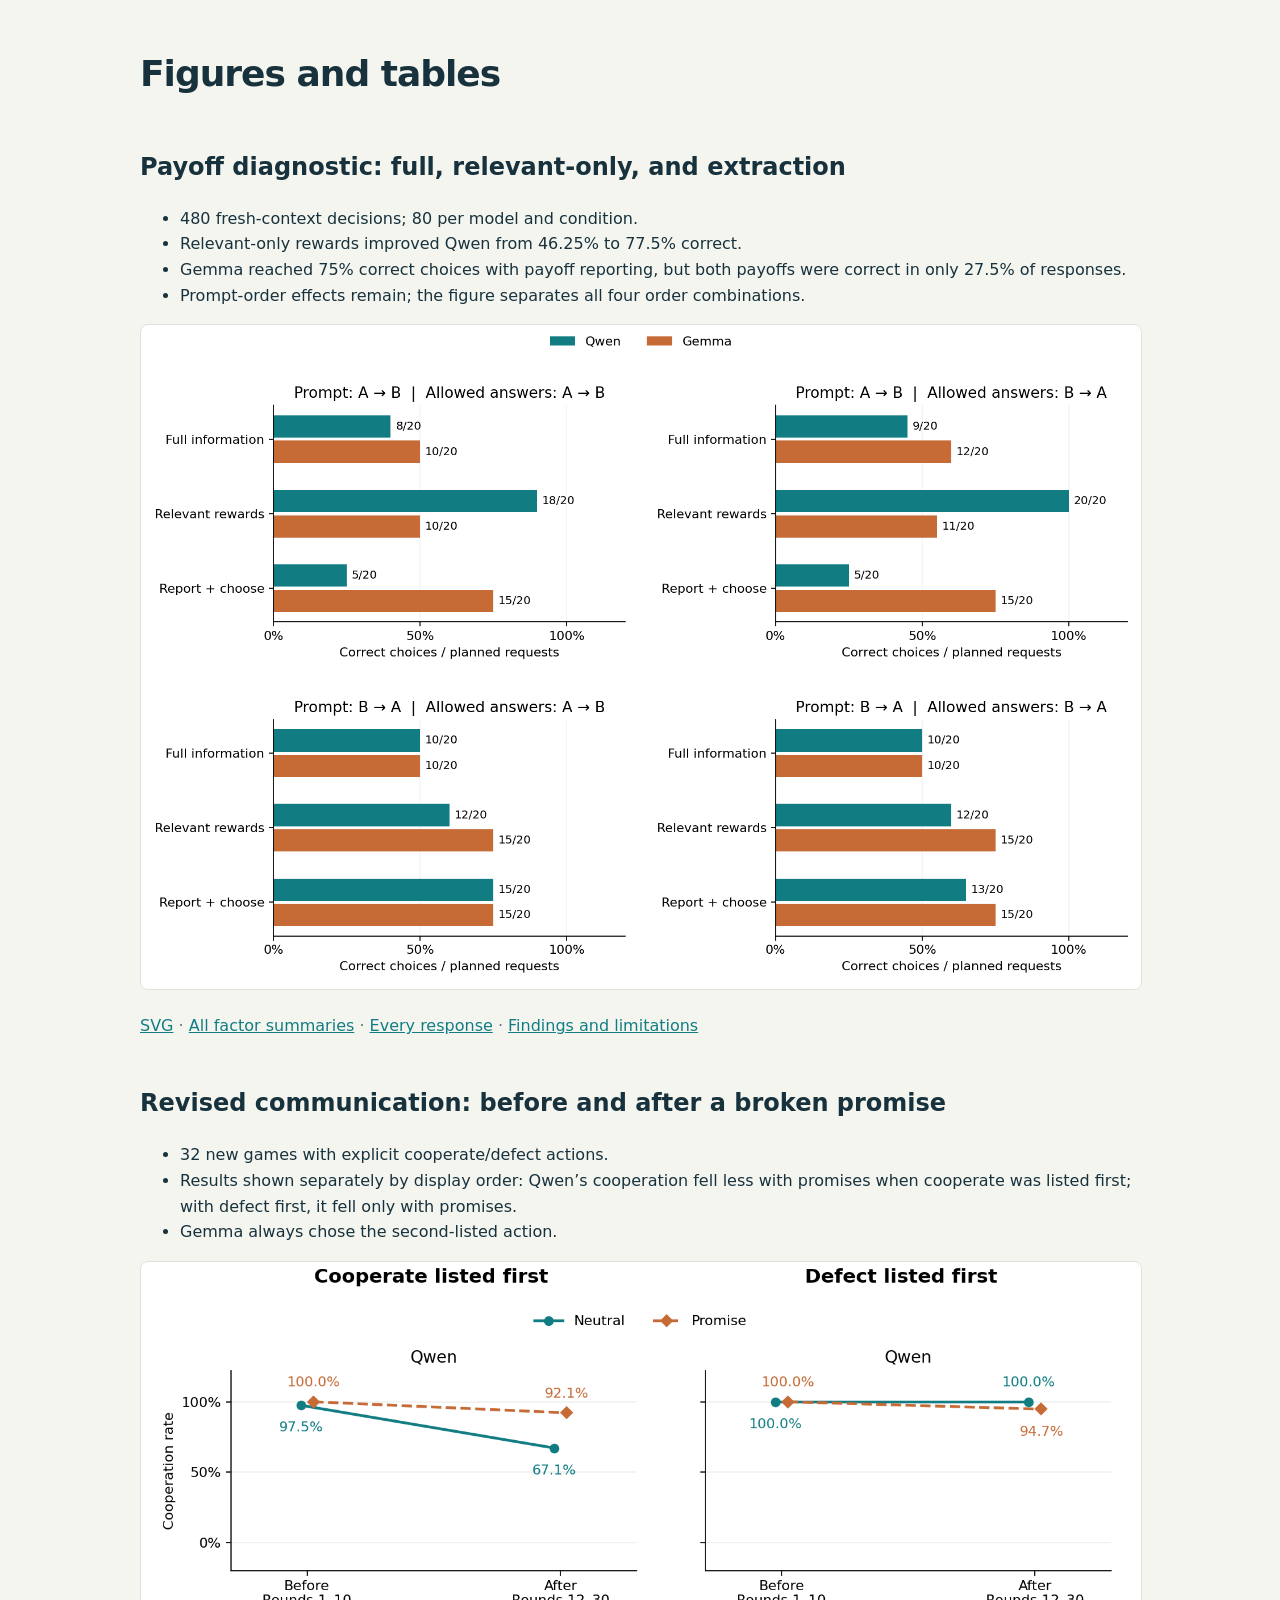
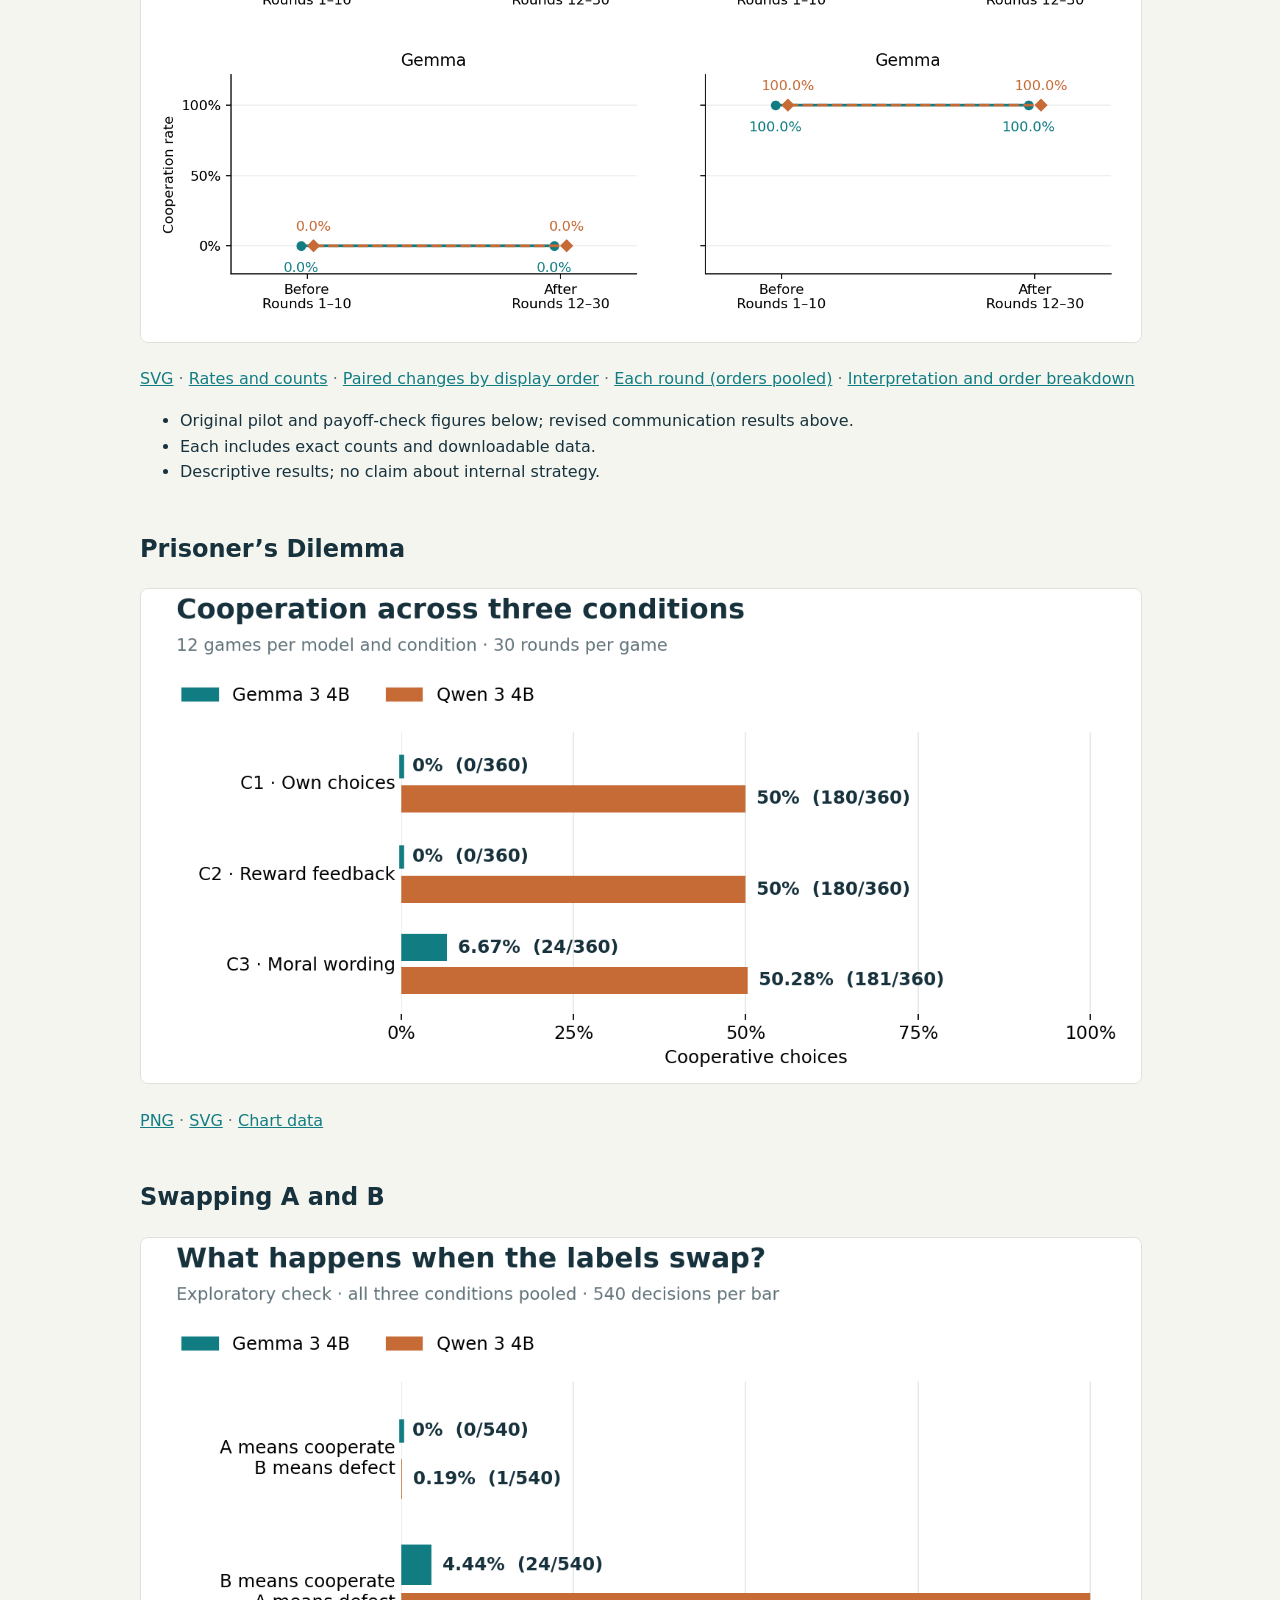
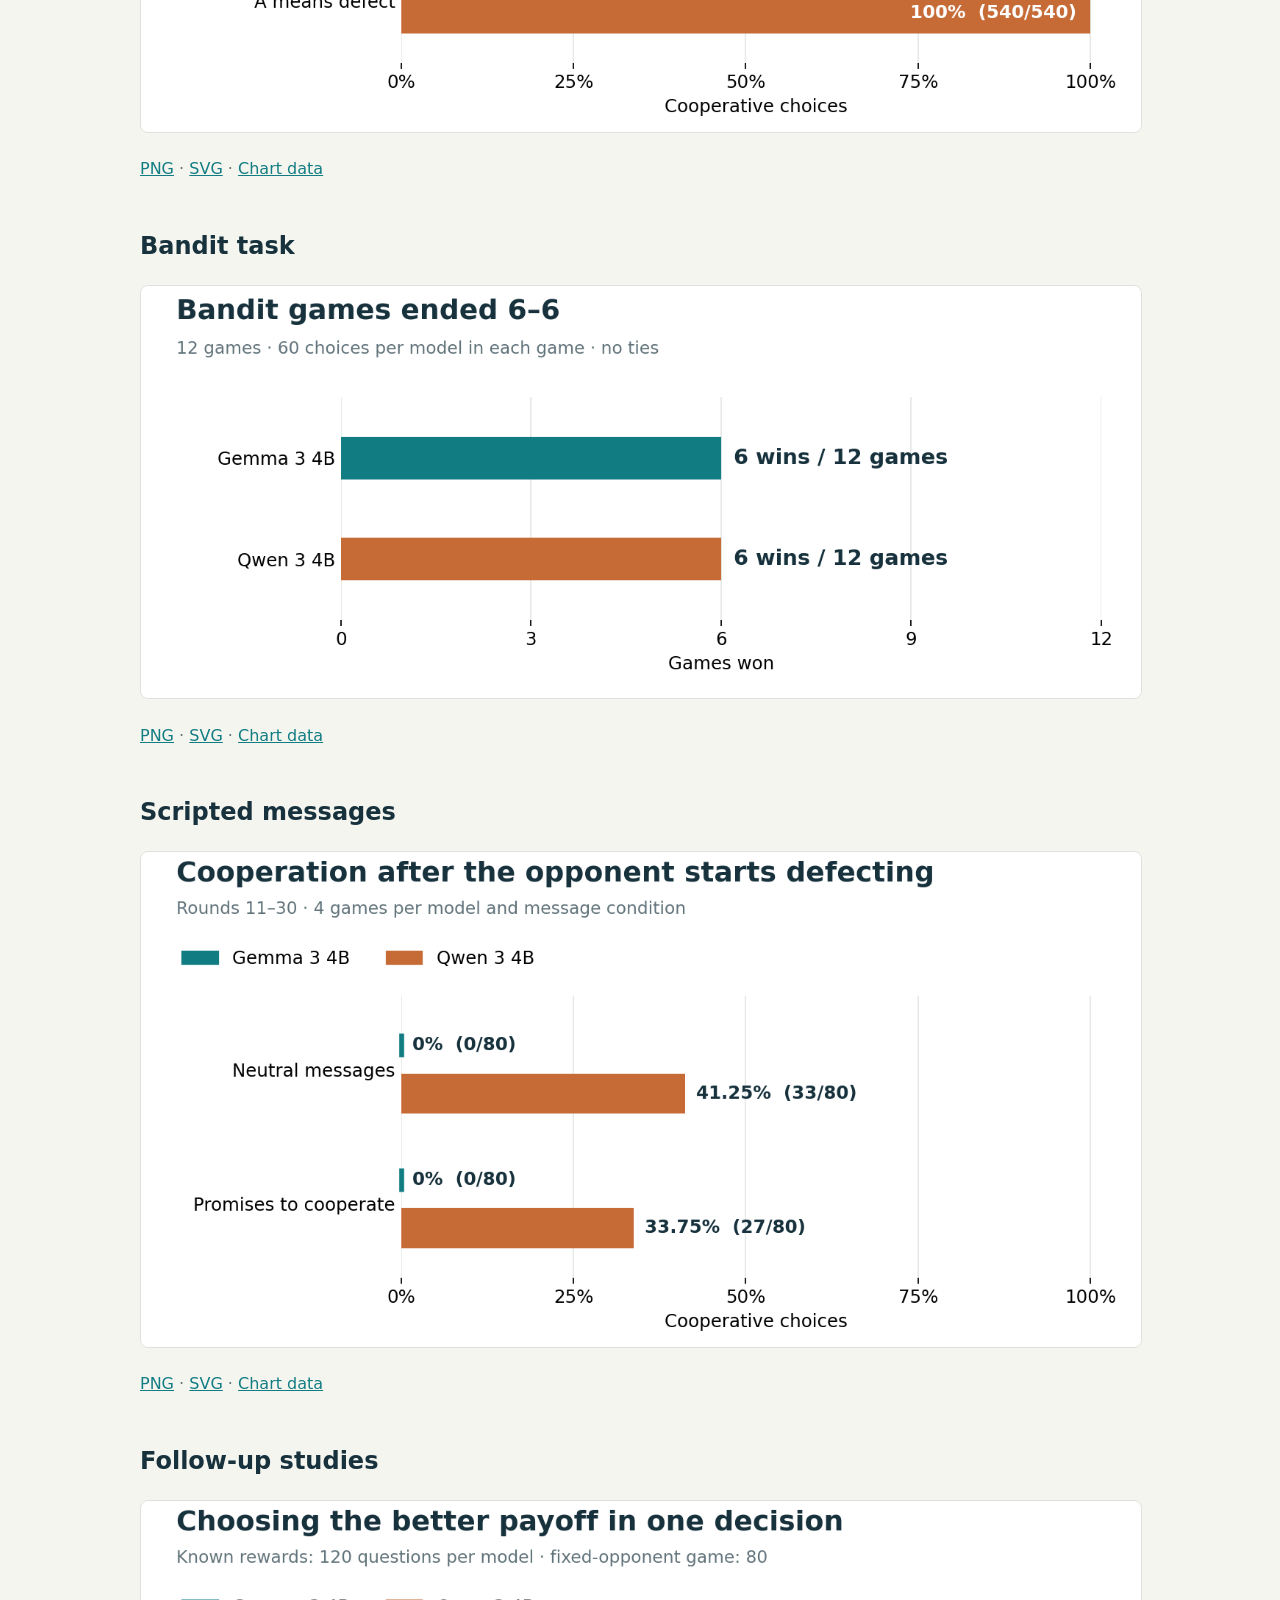
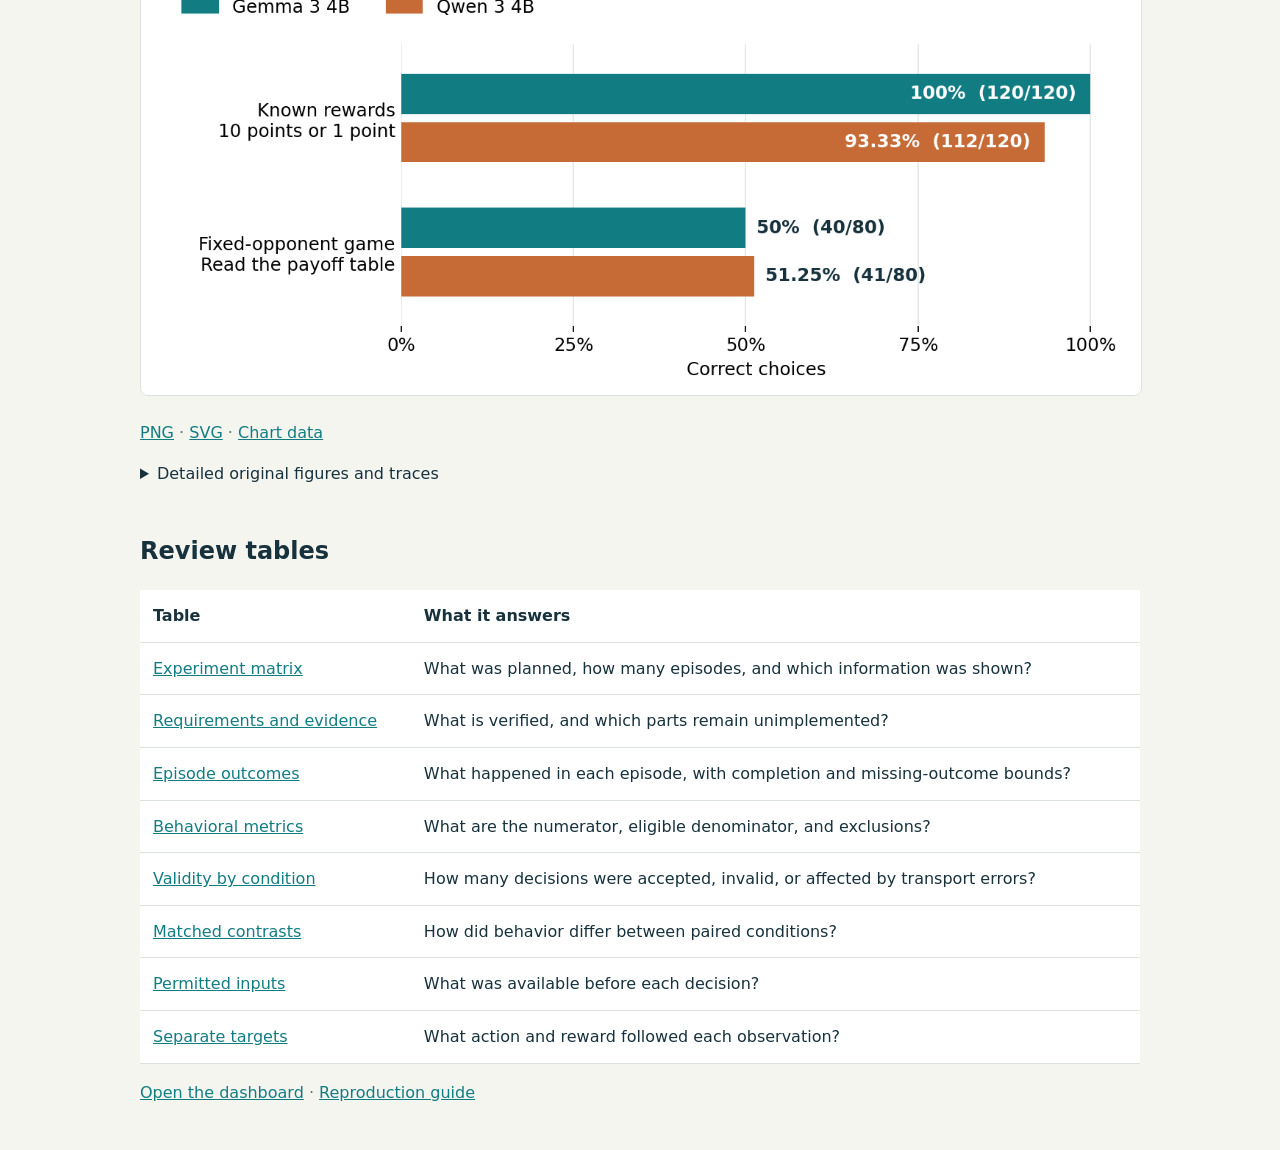
<file: results/index.html>
<!doctype html>
<html lang="en">
  <meta charset="utf-8" /><meta
    name="viewport"
    content="width=device-width,initial-scale=1"
  /><title>Agent Decision Lab — Figures and Tables</title
  ><style>
    body {
      max-width: 1000px;
      margin: 45px auto;
      padding: 0 24px;
      color: #17323d;
      background: #f5f5f0;
      font: 16px/1.6 system-ui;
    }
    h1 {
      font-size: 36px;
      letter-spacing: -1px;
    }
    h2 {
      margin-top: 45px;
    }
    img {
      width: 100%;
      background: white;
      border: 1px solid #dce3de;
      border-radius: 8px;
    }
    a {
      color: #117d83;
    }
    p {
      color: #61737a;
    }
    table {
      border-collapse: collapse;
      width: 100%;
      background: white;
    }
    td,
    th {
      padding: 13px;
      text-align: left;
      border-bottom: 1px solid #dce3de;
    }
    small {
      display: block;
      color: #61737a;
    }
  </style>
  <h1>Figures and tables</h1>
  <h2>Payoff diagnostic: full, relevant-only, and extraction</h2>
  <ul><li>480 fresh-context decisions; 80 per model and condition.</li><li>Relevant-only rewards improved Qwen from 46.25% to 77.5% correct.</li><li>Gemma reached 75% correct choices with payoff reporting, but both payoffs were correct in only 27.5% of responses.</li><li>Prompt-order effects remain; the figure separates all four order combinations.</li></ul>
  <img src="diagnostic/accuracy.png" alt="Choice accuracy for all three diagnostic conditions, separately by prompt order and allowed-answer order">
  <p><a href="diagnostic/accuracy.svg">SVG</a> · <a href="diagnostic/summary.csv">All factor summaries</a> · <a href="diagnostic/cases.csv">Every response</a> · <a href="../docs/payoff_diagnostic_findings.md">Findings and limitations</a></p>
  <h2>Revised communication: before and after a broken promise</h2>
  <ul><li>32 new games with explicit cooperate/defect actions.</li><li>Results shown separately by display order: Qwen’s cooperation fell less with promises when cooperate was listed first; with defect first, it fell only with promises.</li><li>Gemma always chose the second-listed action.</li></ul>
  <img src="communication/before_after_by_order.png" alt="Cooperation before and after observed defection, separated by display order and model">
  <p><a href="communication/before_after_by_order.svg">SVG</a> · <a href="communication/summary.csv">Rates and counts</a> · <a href="communication/contrasts.csv">Paired changes by display order</a> · <a href="communication/by_round.png">Each round (orders pooled)</a> · <a href="../docs/communication_findings.md">Interpretation and order breakdown</a></p>
  <ul><li>Original pilot and payoff-check figures below; revised communication results above.</li><li>Each includes exact counts and downloadable data.</li><li>Descriptive results; no claim about internal strategy.</li></ul>
<h2>Prisoner’s Dilemma</h2><img src="dashboard/pd_cooperation.png" alt="Cooperation by model and condition"><p><a href="dashboard/pd_cooperation.png">PNG</a> · <a href="dashboard/pd_cooperation.svg">SVG</a> · <a href="dashboard/pd_cooperation.csv">Chart data</a></p>
<h2>Swapping A and B</h2><img src="dashboard/label_mapping.png" alt="Cooperation by cooperative letter, pooled across C1–C3"><p><a href="dashboard/label_mapping.png">PNG</a> · <a href="dashboard/label_mapping.svg">SVG</a> · <a href="dashboard/label_mapping.csv">Chart data</a></p>
<h2>Bandit task</h2><img src="dashboard/bandit_wins.png" alt="Six wins per model out of twelve games"><p><a href="dashboard/bandit_wins.png">PNG</a> · <a href="dashboard/bandit_wins.svg">SVG</a> · <a href="dashboard/bandit_wins.csv">Chart data</a></p>
<h2>Scripted messages</h2><img src="dashboard/scripted_messages.png" alt="Cooperation in rounds 11–30, by message type"><p><a href="dashboard/scripted_messages.png">PNG</a> · <a href="dashboard/scripted_messages.svg">SVG</a> · <a href="dashboard/scripted_messages.csv">Chart data</a></p>
<h2>Follow-up studies</h2><img src="dashboard/followup_accuracy.png" alt="Correct choices in the simple reward and game payoff tasks"><p><a href="dashboard/followup_accuracy.png">PNG</a> · <a href="dashboard/followup_accuracy.svg">SVG</a> · <a href="dashboard/followup_accuracy.csv">Chart data</a></p>
<details><summary>Detailed original figures and traces</summary><ul>
<li><a href="pd_cooperation.png">Cooperation in each game</a> · <a href="pd_cooperation.csv">Data</a></li>
<li><a href="pd_label_sensitivity.png">Label check by condition</a> · <a href="label_diagnostics.csv">Data</a></li>
<li><a href="bandit_scores.png">Bandit scores by round</a> · <a href="bandit_scores.csv">Data</a></li>
<li><a href="scripted_messages.png">Messages: cooperation by round</a> · <a href="scripted_messages.csv">Data</a></li>
<li><a href="followups/cases.csv">Follow-up responses</a> · <a href="followups/evidence.json">Prompts and replies</a></li>
<li><a href="pipeline.svg">Pipeline diagram</a> · <a href="../docs/code_map.md">Code map</a></li>
</ul></details>
  <h2>Review tables</h2>
  <table>
    <tr>
      <th>Table</th>
      <th>What it answers</th>
    </tr>
    <tr>
      <td><a href="../docs/experiment_matrix.csv">Experiment matrix</a></td>
      <td>
        What was planned, how many episodes, and which information was shown?
      </td>
    </tr>
    <tr>
      <td>
        <a href="../docs/requirements_evidence.csv"
          >Requirements and evidence</a
        >
      </td>
      <td>What is verified, and which parts remain unimplemented?</td>
    </tr>
    <tr>
      <td><a href="episode_summary.csv">Episode outcomes</a></td>
      <td>
        What happened in each episode, with completion and missing-outcome
        bounds?
      </td>
    </tr>
    <tr>
      <td><a href="behavioral_metrics.csv">Behavioral metrics</a></td>
      <td>What are the numerator, eligible denominator, and exclusions?</td>
    </tr>
    <tr>
      <td><a href="validity.csv">Validity by condition</a></td>
      <td>
        How many decisions were accepted, invalid, or affected by transport
        errors?
      </td>
    </tr>
    <tr>
      <td><a href="condition_contrasts.csv">Matched contrasts</a></td>
      <td>How did behavior differ between paired conditions?</td>
    </tr>
    <tr>
      <td><a href="decision_features.csv">Permitted inputs</a></td>
      <td>What was available before each decision?</td>
    </tr>
    <tr>
      <td><a href="decision_targets.csv">Separate targets</a></td>
      <td>What action and reward followed each observation?</td>
    </tr>
  </table>
  <p>
    <a href="../dashboard/index.html">Open the dashboard</a> ·
    <a href="../README.md">Reproduction guide</a>
  </p>
</html>
</file>
<file: dashboard/style.css>
:root {
  --ink: #17323d;
  --muted: #61737a;
  --teal: #117d83;
  --rust: #c66a36;
  --paper: #f5f5f0;
  --line: #dce3de;
}
* {
  box-sizing: border-box;
}
html {
  scroll-behavior: smooth;
  scroll-padding-top: 30px;
}
body {
  margin: 0;
  background: var(--paper);
  color: var(--ink);
  font:
    15px/1.65 -apple-system,
    BlinkMacSystemFont,
    "Segoe UI",
    sans-serif;
}
aside {
  position: fixed;
  width: 240px;
  inset: 0 auto 0 0;
  background: #15333c;
  color: #eef2e9;
  padding: 36px 25px;
  display: flex;
  flex-direction: column;
}
.brand {
  font-size: 24px;
  font-weight: 800;
  letter-spacing: 3px;
}
.brand span {
  color: #5cbab4;
}
.aside-note {
  color: #a9c1c4;
  font-size: 12px;
  margin: 24px 0 30px;
}
nav {
  display: flex;
  flex-direction: column;
  gap: 10px;
}
nav a {
  color: #e0e9e5;
  font-size: 13px;
  padding: 7px 0;
  text-decoration: none;
}
nav a:hover {
  color: #8fdbd0;
}
.aside-bottom {
  margin-top: auto;
  font-size: 11px;
  color: #9eb7bb;
  line-height: 1.9;
}
main {
  max-width: 1500px;
  margin-left: 240px;
  padding: 55px 5vw 25px;
}
header {
  padding-bottom: 35px;
}
.eyebrow,
.section-title > span {
  font-size: 10px;
  font-weight: 700;
  letter-spacing: 2px;
  color: var(--teal);
}
h1 {
  font-size: clamp(32px, 4vw, 58px);
  letter-spacing: -2px;
  line-height: 1.12;
  font-weight: 650;
  margin: 20px 0;
}
h2 {
  font-size: 28px;
  line-height: 1.25;
  letter-spacing: -0.6px;
  font-weight: 600;
  margin: 12px 0 25px;
}
h3 {
  font-size: 17px;
  line-height: 1.35;
  margin: 0 0 15px;
}
p {
  margin: 10px 0;
}
.lede {
  max-width: 760px;
  color: var(--muted);
  font-size: 17px;
}
.tags {
  display: flex;
  flex-wrap: wrap;
  gap: 9px;
  margin-top: 25px;
}
.tags span {
  font-size: 11px;
  padding: 5px 11px;
  border: 1px solid #cfded7;
  border-radius: 20px;
}
.notice {
  border-left: 3px solid var(--rust);
  background: #f3ede2;
  padding: 18px 22px;
  font-size: 13px;
}
.kpis {
  display: grid;
  grid-template-columns: repeat(4, 1fr);
  gap: 16px;
  margin: 24px 0 45px;
}
.kpi {
  border-bottom: 2px solid var(--line);
  padding: 12px 0 18px;
}
.kpi strong {
  display: block;
  font-size: 32px;
  line-height: 1.3;
  letter-spacing: -1px;
}
.kpi small {
  color: var(--muted);
  font-size: 11px;
}
.grid {
  display: grid;
  gap: 18px;
}
.three {
  grid-template-columns: repeat(3, minmax(0, 1fr));
}
.two {
  grid-template-columns: repeat(2, minmax(0, 1fr));
}
article {
  background: #fff;
  border: 1px solid var(--line);
  border-radius: 8px;
  padding: 25px;
  min-width: 0;
}
article p,
li {
  font-size: 13px;
  color: #455b65;
}
ul,
ol {
  padding-left: 20px;
}
li {
  margin-bottom: 8px;
}
.number {
  font:
    600 12px/30px ui-monospace,
    monospace;
  width: 32px;
  text-align: center;
  border: 1px solid var(--teal);
  color: var(--teal);
  border-radius: 50%;
  margin-bottom: 18px;
}
.small,
figcaption {
  font-size: 12px;
  color: var(--muted);
}
section {
  padding: 25px 0 45px;
  border-top: 1px solid var(--line);
}
section > .grid {
  margin: 20px 0;
}
section > h3 {
  margin-top: 30px;
}
.table-wrap {
  overflow: auto;
  margin: 20px 0;
}
table {
  width: 100%;
  border-collapse: collapse;
  font-size: 12px;
  background: #fff;
}
th {
  text-align: left;
  font-weight: 650;
  font-size: 11px;
  color: var(--muted);
  background: #ebf0eb;
}
td,
th {
  padding: 13px 15px;
  border-bottom: 1px solid var(--line);
  vertical-align: top;
}
td:first-child {
  font-weight: 550;
}
a {
  color: var(--teal);
  text-underline-offset: 3px;
}
details {
  background: #eaf0ea;
  padding: 15px 20px;
  border-radius: 5px;
  margin: 15px 0;
  font-size: 13px;
}
summary {
  cursor: pointer;
  font-weight: 600;
}
.flow {
  display: flex;
  align-items: center;
  gap: 10px;
  margin: 25px 0;
}
.flow > div {
  flex: 1;
  padding: 17px 12px;
  border: 1px solid #b9d4cd;
  border-radius: 5px;
  background: #eaf2ec;
  min-width: 0;
}
.flow b {
  font-size: 12px;
}
.flow small {
  display: block;
  font-size: 10px;
  color: var(--muted);
  line-height: 1.5;
  margin-top: 5px;
}
.flow i {
  font-style: normal;
  color: var(--teal);
}
.code-map {
  background: #e9efea;
  padding: 24px;
  border-radius: 6px;
}
.code-map li {
  font-size: 13px;
}
code {
  font-size: 11px;
  overflow-wrap: anywhere;
  color: #1a6871;
}
pre {
  white-space: pre-wrap;
  overflow-wrap: anywhere;
  font:
    11px/1.6 ui-monospace,
    SFMono-Regular,
    Menlo,
    monospace;
  max-height: 440px;
  overflow: auto;
  padding: 15px;
  background: #eff3ef;
  border-radius: 4px;
  color: #24454c;
}
.command {
  background: #15333c;
  color: #d9ede4;
  max-height: none;
  font-size: 12px;
}
.tabs {
  display: flex;
  gap: 6px;
  flex-wrap: wrap;
  margin-bottom: 20px;
}
button {
  border: 1px solid #c8d5cf;
  background: transparent;
  color: var(--ink);
  padding: 10px 18px;
  border-radius: 4px;
  font-size: 12px;
  cursor: pointer;
}
button.active {
  background: var(--ink);
  color: white;
  border-color: var(--ink);
}
button:focus-visible,
a:focus-visible,
select:focus-visible,
summary:focus-visible {
  outline: 3px solid var(--rust);
  outline-offset: 3px;
}
figure {
  margin: 0;
  background: white;
  border: 1px solid var(--line);
  padding: 20px;
  border-radius: 6px;
}
figure img {
  width: 100%;
  max-width: 900px;
  display: block;
  margin: auto;
}
figcaption {
  margin-top: 15px;
}
select {
  width: 100%;
  padding: 12px;
  border: 1px solid #b9cdc5;
  border-radius: 5px;
  background: white;
  color: var(--ink);
  font-size: 12px;
  margin: 10px 0 20px;
}
label {
  font-size: 12px;
  font-weight: 600;
}
.bar {
  height: 7px;
  border-radius: 5px;
  background: #e6eeea;
  margin: 18px 0 10px;
  overflow: hidden;
}
.bar > div {
  height: 100%;
  background: var(--teal);
}
.pill {
  font-size: 10px;
  font-weight: 650;
  color: #2c706b;
  background: #e0f1e8;
  border-radius: 15px;
  padding: 4px 9px;
}
.pending {
  color: #8d6127;
  background: #f6ead4;
}
.stage {
  display: flex;
  justify-content: space-between;
  gap: 20px;
  align-items: center;
  padding: 14px 0;
  border-bottom: 1px solid var(--line);
  font-size: 13px;
}
.gate {
  margin: 8px 0;
  padding: 15px 20px;
  border-left: 3px solid #c7d6cf;
  background: white;
}
.gate p {
  font-size: 12px;
  color: var(--muted);
}
.gate strong {
  font-size: 13px;
}
.trace-link {
  display: inline-block;
  margin: 8px 15px 8px 0;
  font-size: 12px;
}
footer {
  font-size: 10px;
  color: var(--muted);
  margin: 20px 0;
}
.empty {
  padding: 20px;
  background: #eaf0ea;
  color: var(--muted);
  font-size: 13px;
}
[hidden] {
  display: none !important;
}
@media (max-width: 1100px) {
  aside {
    width: 195px;
    padding: 30px 18px;
  }
  main {
    margin-left: 195px;
    padding: 35px 4vw;
  }
  .three {
    grid-template-columns: 1fr;
  }
  .flow {
    flex-wrap: wrap;
  }
  .flow > div {
    min-width: 120px;
  }
  .flow i {
    display: none;
  }
}
@media (max-width: 700px) {
  aside {
    position: static;
    width: auto;
    padding: 20px;
  }
  .brand {
    font-size: 20px;
  }
  .aside-note,
  .aside-bottom {
    display: none;
  }
  nav {
    flex-direction: row;
    overflow: auto;
    gap: 16px;
    margin-top: 15px;
  }
  nav a {
    white-space: nowrap;
    font-size: 11px;
  }
  main {
    margin: 0;
    padding: 30px 20px;
  }
  h1 {
    font-size: 36px;
    letter-spacing: -1px;
  }
  .two {
    grid-template-columns: 1fr;
  }
  .kpis {
    grid-template-columns: repeat(2, 1fr);
  }
  .flow > div {
    flex-basis: 40%;
  }
  section {
    padding-top: 25px;
  }
  td,
  th {
    padding: 10px;
  }
  article {
    padding: 20px;
  }
  h2 {
    font-size: 25px;
  }
}

/* Keep the research story visible; reveal audit detail on request. */
.goal-note {max-width:780px; margin:22px 0; color:#455b65; font-size:15px;}
.reading-path {display:flex; flex-wrap:wrap; gap:24px; margin-top:25px; font-size:14px;}
.definition {border-left:4px solid var(--teal); padding:18px 22px; background:#eaf2ec; margin-bottom:20px;}
.definition h3 {margin-bottom:8px;}
.definition p {font-size:15px;}
.takeaway {padding:18px 22px; background:#eaf2ec; border-radius:5px; margin:20px 0; font-size:15px;}
.count-cards article > strong {display:block; color:var(--teal); font-size:30px; margin-bottom:10px;}
.count-cards h3 {margin-bottom:8px;}
caption {text-align:left; padding:10px 0; color:var(--muted); font-size:13px;}
.payoff {max-width:700px;}
.payoff td {font-size:17px;}
.result-panel > p {max-width:920px; margin:20px 0;}
.result-panel > h3 {margin-top:32px;}
#progress {margin-top:35px;}
#progress > h3 {margin-top:25px;}
#stages {margin:12px 0 20px;}
#interpret article p {font-size:14px;}
section > p {max-width:960px;}
figure {margin:18px 0;}
summary {line-height:1.5;}
@media (prefers-reduced-motion:reduce) {html {scroll-behavior:auto;}}

/* Short summaries first; methods and raw tables on demand. */
.lede li {font-size:17px; color:var(--muted); margin:12px 0;}
.notice ul, .takeaway ul {margin:8px 0 0;}
.notice li, .takeaway li {font-size:14px; margin:5px 0;}
article ul {margin-bottom:0;}
article h3 {margin-bottom:12px;}
.result-brief {display:grid; grid-template-columns:1fr 1.2fr; gap:32px; margin:24px 0;}
.result-brief h3 {font-size:14px; text-transform:uppercase; letter-spacing:.06em; color:var(--teal); margin:0 0 8px;}
.result-brief ul {margin:0;}
.result-brief li, .compact li {font-size:14px;}
.metric-note {padding:12px 16px; border-left:3px solid var(--teal); background:#eaf2ec; font-size:13px;}
figure {padding:14px 18px;}
figure img {max-width:100%;}
figcaption {border-top:1px solid var(--line); padding-top:10px; margin-top:6px;}
.download-links {display:flex; flex-wrap:wrap; gap:12px 22px; margin:16px 0; font-size:13px;}
.pipeline-steps {display:grid; grid-template-columns:repeat(5,1fr); list-style:none; padding:0; gap:10px; counter-reset:step;}
.pipeline-steps li {padding:16px 12px; border:1px solid var(--line); border-radius:6px; background:white; counter-increment:step;}
.pipeline-steps li::before {content:counter(step); display:block; color:var(--teal); font-weight:700; margin-bottom:7px;}
.pipeline-steps span {display:block; margin-top:5px; font-size:12px;}
.gate {padding:10px 16px;}
.gate ul:empty {display:none;}
@media (max-width:850px) {.result-brief {grid-template-columns:1fr; gap:16px;} .pipeline-steps {grid-template-columns:repeat(2,1fr);}}
@media (max-width:700px) {figure {padding:8px;} .tabs button {flex:1; padding:10px 8px;} .result-brief {margin-top:20px;} }

/* Portfolio entry: evidence first, methods available on demand. */
.skip-link {position:absolute;left:16px;top:-80px;z-index:10;background:white;padding:12px 18px;}
.skip-link:focus {top:12px;}
.hero-points {padding-left:20px;max-width:800px;}
.snapshot-label,.cohort-note {font-size:12px;color:var(--muted);margin-top:22px;}
.primary-link {font-weight:650;}
.finding-cards {display:grid;grid-template-columns:repeat(3,minmax(0,1fr));gap:16px;}
.finding-cards article {padding:24px;border-top:3px solid var(--teal);}
.finding-cards h2 {font-size:30px;margin:18px 0 12px;font-variant-numeric:tabular-nums;}
.finding-cards p {font-size:14px;}
.finding-cards a {display:inline-block;font-size:13px;margin-top:12px;}
.suite-flow {display:grid;grid-template-columns:repeat(4,minmax(0,1fr));gap:12px;margin:24px 0;counter-reset:suite;}
.suite-flow span {padding:16px;background:#15333c;color:#eef2e9;border-radius:5px;font-size:13px;counter-increment:suite;}
.suite-flow span::before {content:counter(suite) " / ";color:#8fdbd0;}
.engineering-cards {margin-top:24px;}
.engineering-cards a,.future-study a,.decision-example a {font-size:13px;}
.future-study,.decision-example {margin-top:24px;}
.future-study .eyebrow,.decision-example .eyebrow {margin-bottom:12px;}
.example-steps {display:grid;grid-template-columns:repeat(2,minmax(0,1fr));gap:20px;padding-left:20px;}
.example-steps li {padding:0 12px;font-size:13px;}
.example-steps span,.example-steps code {display:block;margin-top:8px;}
#publication-evidence {margin:24px 0;}
@media(max-width:1100px) {.finding-cards {grid-template-columns:1fr;}.finding-cards article {padding:22px;}.finding-cards h2 {margin:10px 0;}}
@media(max-width:700px) {.suite-flow {grid-template-columns:repeat(2,minmax(0,1fr));}.example-steps {grid-template-columns:1fr;}.reading-path {gap:14px;}.finding-cards h2 {font-size:28px;}}
</file>
